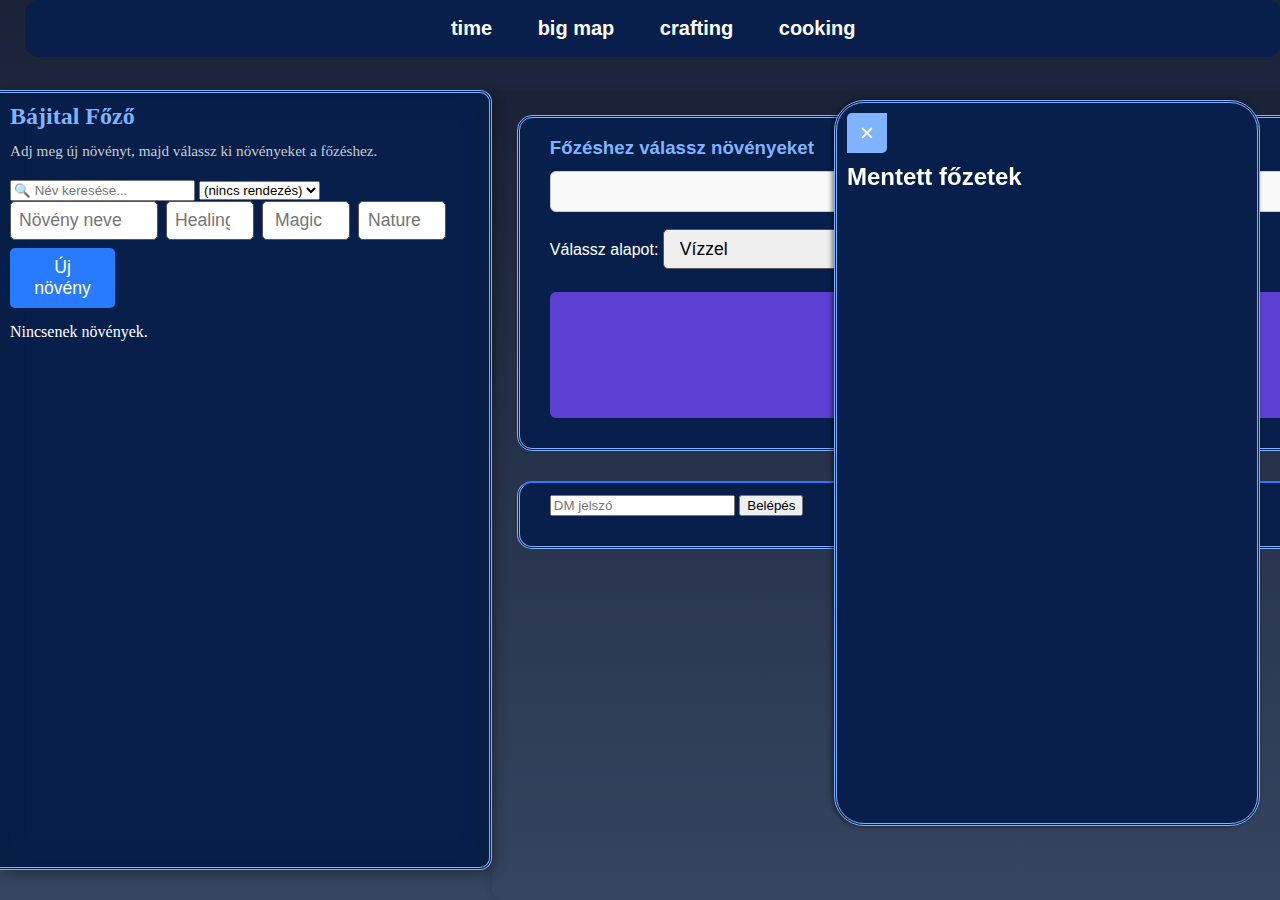
<file: browing.html>
<!DOCTYPE html>
<html lang="hu">
<head>
  <meta charset="UTF-8" />
  <title>Bájital Főző Rendszer + DM Menü</title>
  <link href="https://fonts.googleapis.com/css2?family=Caveat&display=swap" rel="stylesheet" />
  <style>
    body {

      font-family: Arial, sans-serif;
      margin: 0;
      background:linear-gradient(to bottom, #1a2238, #364560);;
      display: flex;
      height: 100vh;
      overflow: hidden;
    }

    nav{
        left:25px;
      text-align: center;
  position: fixed;
  top: 0;
  width: 98%;
  background-color:#071f4a;
  padding: 1px;
  border-radius: 14px;
  
}

nav ul {
  list-style: none;
  padding-left: 0;
}
nav ul li {
  margin: 0.5rem 0;
  display: inline;
  padding: 20px;
  font-weight: 900;
  font-size:20px;
}

nav ul li a {
  color: white;
  text-decoration: none;
  font-weight: bold;
}
nav ul li a:hover {
  text-decoration: underline;
}

    #sidebar {
      background: #071f4a; /* Pergamen szín */
      border-left: none; /* Ne legyen bal oldali keret */
      border-top: 3px double #80b3ff;
      border-bottom: 3px double #80b3ff;
      border-right: 3px double #80b3ff;
      border-radius: 0 12px 12px 0;
      box-shadow: inset 0 0 30px rgba(0, 0, 0, 0.1),
                  4px 4px 12px rgba(0, 0, 0, 0.3);
      padding: 10px;
      width: 550px;
      margin: 90px 0 30px 0; /* teljesen balra tapad */
      font-family: 'Georgia', serif;
      color: white;
      position: relative;
    }
    #sidebar h2 {
      margin-top: 0;
      margin-bottom: 12px;
      font-weight: 700;
      color: #80b3ff;
      user-select: none;
    }
    #sidebar p {
      margin-top: 0;
      margin-bottom: 20px;
      font-size: 0.95em;
      color: #ccc;
    }
    #main {
      margin-top: 90px;
      flex-grow: 1;
      padding: 25px;
      background: linear-gradient(to bottom, #1a2238, #364560);;
      box-sizing: border-box;
      border-radius: 0 0 0 12px;
      box-shadow: -3px 0 7px rgba(0,0,0,0.1);
      display: flex;
      flex-direction: column;
      gap: 30px;
      overflow-y: auto;
    }

    /* Form a növény hozzáadáshoz */
    form {
      display: flex;
      gap: 8px;
      align-items: center;
      margin-bottom: 15px;
      flex-wrap: wrap;
    }
    form input[type="text"] {
      flex: 2 1 0;
      max-width: 130px;
      padding: 8px;
      font-size: 1.1em;
      border: 1.5px solid #555;
      border-radius: 5px;
    }
    form input[type="number"] {
      flex: 1 1 60px;
      max-width: 70px;
      padding: 8px;
      font-size: 1.1em;
      border: 1.5px solid #555;
      border-radius: 5px;
      text-align: center;
    }
    form button {
      max-width: 105px;
      padding: 9px 18px;
      font-size: 1.1em;
      border-radius: 5px;
      background-color: #287bff;
      color: white;
      border: none;
      cursor: pointer;
      transition: background-color 0.3s;
      flex-shrink: 0;
    }
    form button:hover {
      background-color: #1a5fd1;
    }

    /* Növény lista */
    #plantsList {
      flex-grow: 1;
      overflow-y: auto;
    }
    .plant-item {
      background: #5D3FD3;
      padding: 10px 12px;
      margin-bottom: 10px;
      border-radius: 6px;
      display: flex;
      gap: 12px;
      align-items: center;
      font-size: 1em;
      flex-wrap: wrap;
      color: white;
      box-shadow: 0 2px 5px rgba(0,0,0,0.3);
      user-select: none;
    }

    .plant-details.hidden{
        display: none;
    }

    .plant-name {
      flex: 2;
      font-weight: 600;
      min-width: 130px;
      word-break: break-word;
    }
    .plant-value {
      flex: 1;
      text-align: center;
      font-family: monospace;
      min-width: 55px;
    }
    .edit-btn {
      background: #ffa500;
      border: none;
      padding: 6px 12px;
      border-radius: 5px;
      cursor: pointer;
      color: white;
      font-weight: bold;
      transition: background-color 0.3s;
      flex-shrink: 0;
      user-select: none;
    }
    .edit-btn:hover {
      background: #cc8400;
    }
    .save-btn {
      background: #28a745;
      border: none;
      padding: 6px 12px;
      border-radius: 5px;
      cursor: pointer;
      color: white;
      font-weight: bold;
      transition: background-color 0.3s;
      margin-left: 8px;
      flex-shrink: 0;
      user-select: none;
    }
    .save-btn:hover {
      background: #1e7e34;
    }
    .plant-edit input[type="text"],
    .plant-edit input[type="number"] {
      font-size: 1em;
      padding: 4px 6px;
      border: 1px solid #ccc;
      border-radius: 4px;
      text-align: center;
      min-width: 60px;
    }
    .plant-edit input[type="text"] {
      text-align: left;
      min-width: 120px;
      flex-grow: 2;
    }

    /* Gyártási rész */
    #craftSection {
      background-color:#071f4a;
      border: 3px double #80b3ff;
      border-radius: 15px;
      width: 800px;
      padding: 30px;
      padding-top: 0;
      color:white;
    }
    #craftSection h3 {
      margin-bottom: 12px;
      color: #80b3ff;
      user-select: none;
    }
    #plantSelectList {
      text-align: center;
      max-height: 300px;
      overflow-y: auto;
      border: 1px solid #ccc;
      padding: 8px;
      border-radius: 6px;
      background: #f9f9f9;
      margin-bottom: 12px;
      color:black;
      font-size: 20px;
      font-weight: 700;

    }

    #plantSelectList input[type="number"]{
      width: 60px;
      text-align: center;
      font-size: 20px;
      font-weight: 700;
      padding:5px;
    }


    #plantSelectList label {
      display: flex;
      text-align: center;
      justify-content: space-between;
      padding: 6px 10px;
      margin-top: auto;
      margin-bottom: auto;
      background: white;
      border-radius: 4px;
      cursor: pointer;
      border: 1px solid transparent;
      transition: border-color 0.2s;
      user-select: none;
    }
    #plantSelectList label:hover {
      border-color: #287bff;
    }
    #plantSelectList input[type="checkbox"] {
      margin-right: 10px;
      transform: scale(1.3);
      cursor: pointer;
    }
    #baseSelect {
      margin-bottom: 15px;
      font-size: 1.1em;
      padding: 8px 12px;
      border-radius: 5px;
      border: 1.5px solid #555;
      width: 220px;
      user-select: none;
    }
    #craftBtn {
      padding: 12px 26px;
      font-size: 1.3em;
      border-radius: 6px;
      background-color: #287bff;
      color: white;
      border: none;
      cursor: pointer;
      transition: background-color 0.3s;
      margin-bottom: 20px;
      user-select: none;
    }
    #craftBtn:hover {
      background-color: #1a5fd1;
    }
    #craftResult {
      background:#5D3FD3;
      padding: 15px 18px;
      border-radius: 6px;
      font-size: 1.3em;
      color: white;
      min-height: 70px;
      white-space: pre-wrap;
      user-select: text;
    }

    /* DM szerkesztő rész */
    #dmMenu {
      background-color:#071f4a;
      border: 3px double #80b3ff;
      border-radius: 15px;
      width: 800px;
      padding: 30px;
      border-top: 2px solid #287bff;
      padding-top: 12px;
      color: white;
    }
    #dmMenu h3 {
      margin-bottom: 12px;
      color: #287bff;
      user-select: none;
    }
    #dmPlantsList {
      max-height: 250px;
      overflow-y: auto;
      border: 1px solid #ccc;
      padding: 8px;
      border-radius: 6px;
      background: #f9f9f9;
      color:black;
    }
    .dm-plant {
      display: flex;
      gap: 12px;
      align-items: center;
      padding: 8px 10px;
      margin-bottom: 8px;
      background: white;
      border-radius: 5px;
      user-select: none;
      flex-wrap: wrap;
    }
        .dm-plant-name {
      flex: 2 1 130px;
      font-weight: 600;
      user-select: text;
      word-break: break-word;
    }
    .dm-plant-input {
      flex: 1 1 70px;
      min-width: 60px;
      padding: 5px 6px;
      font-size: 1em;
      border: 1px solid #888;
      border-radius: 4px;
      text-align: center;
      user-select: text;
    }

    .potion-item {
      background: #5D3FD3;
      border: none;
      border-radius: 8px;
      padding: 12px;
      margin-bottom: 10px;
      box-shadow: 2px 2px 6px rgba(0, 0, 0, 0.2);
      font-family: 'Georgia', serif;
      font-size: 16px;
      transition: all 0.2s ease-in-out;
    }

    .potion-item:hover {
      transform: scale(1.01);
      box-shadow: 4px 4px 10px rgba(0, 0, 0, 0.25);
    }

    .potion-name {
      font-weight: bold;
      cursor: pointer;
      color: black;
    }

    .potion-actions {
      display: flex;
      gap: 10px;
      margin-top: 8px;
      justify-content: flex-start;
    }

    .potion-actions button {
      background-color: #80b3ff;
      color:white;
      padding: 4px 8px;
      border: none;
      border-radius: 4px;
      font-family: 'Georgia', serif;
      cursor: pointer;
      transition: background 0.2s;
    }

    .potion-actions button:hover {
      background-color: #ddd;
    }

    .potion-actions button:disabled {
      opacity: 0.4;
      cursor: not-allowed;
    }


  </style>
</head>
<body>

<nav id="nav">
  <ul>
    <li><a href="clock.html">time</a>
    <li><a href="nagy térkép.html">big map</a>
    <li><a href="carft\index.html">crafting</a>
    <li><a href="cooking.html">cooking</a>

  </ul>
</nav>


  <div id="sidebar">
    <h2>Bájital Főző</h2>
    <p>Adj meg új növényt, majd válassz ki növényeket a főzéshez.</p>

    <div id="plantFilterPanel" class="sidebar-filter">
      <input type="text" id="plantNameSearch" placeholder="🔍 Név keresése..." />

      <select id="sortPlants">
        <option value="">(nincs rendezés)</option>
        <option value="healing-asc">Gyógy ⬆️</option>
        <option value="healing-desc">Gyógy ⬇️</option>
        <option value="magic-asc">Mágia ⬆️</option>
        <option value="magic-desc">Mágia ⬇️</option>
        <option value="nature-asc">Természet ⬆️</option>
        <option value="nature-desc">Természet ⬇️</option>
        <option value="stock-asc">Készlet ⬆️</option>
        <option value="stock-desc">Készlet ⬇️</option>
      </select>
    </div>

    <form id="plantForm">
      <input type="text" id="plantName" placeholder="Növény neve" required />
      <input type="number" id="healing" placeholder="Healing" min="0" max="100" required />
      <input type="number" id="magic" placeholder="Magic" min="0" max="100" required />
      <input type="number" id="nature" placeholder="Nature" min="0" max="100" required />
      <button type="submit">Új növény</button>
    </form>

    <div id="plantsList" aria-live="polite"></div>
  </div>


  <div id="potionSidebar" style="
    position: fixed;
    border-radius:30px;
    top: 100px;
    right: 20px;
    width: 400px;
    height: 700px;
    background-color:#071f4a;
    border: 3px double #80b3ff;
    color: white;
    padding: 10px;
    box-shadow: -2px 0 5px rgba(0,0,0,0.5);
    transform: translateX(0);
    transition: transform 0.3s ease;
    z-index: 1000;
    overflow-y: auto;
    font-family: Arial, sans-serif;
    display: flex;
    flex-direction: column;
  ">

    <button id="toggleSidebarBtn" style="
      background: #80b3ff;
      border: none;
      color: white;
      font-size: 24px;
      width: 40px;
      height: 40px;
      cursor: pointer;
      align-self: flex-start;
      margin-bottom: 10px;
      border-radius: 5px 0 5px 0;
    ">×</button>

    <h2 style="margin: 0 0 10px 0;">Mentett főzetek</h2>

    <ul id="potionSavedList" style="list-style:none; padding:0; margin:0; flex-grow:1; overflow-y:auto;">
      <!-- Mentett főzetek listája -->
    </ul>
  </div>


  <main id="main">
    <section id="craftSection">
      <h3>Főzéshez válassz növényeket</h3>
      <div id="plantSelectList" aria-label="Növény kiválasztása"><input type="number" id="number" placeholder="menyiség" min="0" max="5" required /></div>



      <label for="baseSelect">Válassz alapot:</label>
      <select id="baseSelect" aria-label="Alapválasztás">
        <option value="víz">Vízzel</option>
        <option value="alkohol">Alkohollal</option>
        <option value="méz">Mézzel</option>
      </select>

      <button id="craftBtn">Főzés</button>
        <div id="craftResult" aria-live="polite">
          <span id="craftResultText"></span>
          <button id="savePotionBtn" style="
            margin-top: 10px;
            padding: 6px 12px;
            background: #28a745;
            color: white;
            border: none;
            cursor: pointer;
            border-radius: 4px;
            display: none;
          ">💾 Mentés a gyorscraftba</button>
        </div>
      </div>
    </section>

    <section id="dmMenu">
      <div id="dmLogin">
        <input type="password" id="dmPasswordInput" placeholder="DM jelszó">
        <button id="dmLoginBtn">Belépés</button>
      </div>

      <!-- DM panel -->
      <div id="dmPanel" style="display:none;">
        <h3>DM Menü – Növényértékek szerkesztése</h3>
        <p>Itt a DM felülírhatja a játékosok által megadott növényértékeket.</p>
        <div id="dmPlantsList" aria-live="polite"></div>
      </div>
  </section>  
  </main>

  <script>


    const plantForm = document.getElementById('plantForm');
    const plantListDiv = document.getElementById('plantsList');
    const plantSelectListDiv = document.getElementById('plantSelectList');
    const craftBtn = document.getElementById('craftBtn');
    const craftResult = document.getElementById('craftResultText');
    const baseSelect = document.getElementById('baseSelect');
    lastCraftedPotion = {name: null, type: null};
    const dmPlantsList = document.getElementById('dmPlantsList');
    const selectedPlants = {};
    const savedPlants = localStorage.getItem('plants');
    const plants = savedPlants ? JSON.parse(savedPlants) : [];

    const savedPotionData = localStorage.getItem('savedPotions');
    const savedPotions = savedPotionData ? JSON.parse(savedPotionData) : [];

    const savedDmValues = localStorage.getItem('dmValues');
    const dmValues = savedDmValues ? JSON.parse(savedDmValues) : {};


    // Új növény hozzáadása
    plantForm.addEventListener('submit', e => {
      e.preventDefault();

      const name = plantForm.plantName.value.trim();
      const healing = Number(plantForm.healing.value);
      const magic = Number(plantForm.magic.value);
      const nature = Number(plantForm.nature.value);

      if(!name) return alert('Adj meg egy növénynevet!');

      // Ellenőrizzük, hogy van-e már ilyen növény
      if(plants.some(p => p.name.toLowerCase() === name.toLowerCase())) {
        alert('Ez a növény már szerepel a listában!');
        return;
      }

      const newPlant = { name, healing, magic, nature , stock: Math.floor((Math.random()*5)+1)};
      plants.push(newPlant);
      plantForm.reset();

      updatePlantsDisplay();
      updatePlantSelectList();
      updateDmMenu();
    });

    function savePlants() {
    localStorage.setItem('plants', JSON.stringify(plants));
    }


function updatePlantsDisplay() {
  
  plantListDiv.innerHTML = '';
  if (plants.length === 0) {
    plantListDiv.textContent = 'Nincsenek növények.';
    return;
  }

  const nameSearch = document.getElementById('plantNameSearch')?.value.toLowerCase() || '';
  const sortValue = document.getElementById('sortPlants')?.value || '';

  // Szűrés név alapján
  let filtered = plants.filter(p =>
    p.name.toLowerCase().includes(nameSearch)
  );

  // Rendezzük, ha van kiválasztott mód
  if (sortValue) {
    const [key, direction] = sortValue.split('-');
    filtered.sort((a, b) => {
      return direction === 'asc' ? a[key] - b[key] : b[key] - a[key];
    });
  }

  filtered.forEach((p, i) => {
    const div = document.createElement('div');
    div.classList.add('plant-item');

    // Összefoglaló sáv
    const summary = document.createElement('div');
    summary.classList.add('plant-summary');
    summary.innerHTML = `
      <span><strong>${p.name}</strong> – <em>Készlet: ${p.stock}</em></span>
      <button class="edit-btn">✏️</button>
      <button class="delete-btn">🗑️</button>
    `;

    const details = document.createElement('div');
    details.classList.add('plant-details', 'hidden');
    details.innerHTML = `
      <div>Gyógy: ${p.healing}, Mágia: ${p.magic}, Természet: ${p.nature}</div>
      <label>Mennyiség: <input type="number" class="qty-input" id="qty${i}" min="1" value="1"></label>
      <button class="add-btn" data-index="${i}">➕ Hozzáad</button>
    `;

    summary.addEventListener('click', (e) => {
      if (!e.target.classList.contains('edit-btn') && !e.target.classList.contains('delete-btn')) {
        details.classList.toggle('hidden');
      }

    });

    div.appendChild(summary);
    div.appendChild(details);
    plantListDiv.appendChild(div);

    // Edit gomb
    const editBtn = summary.querySelector('.edit-btn');
    editBtn.addEventListener('click', () => {
      div.innerHTML = `
        <input type="text" class="plant-edit-name" value="${p.name}" />
        <input type="number" class="plant-edit-val" data-type="healing" value="${p.healing}" min="0" max="100" />
        <input type="number" class="plant-edit-val" data-type="magic" value="${p.magic}" min="0" max="100" />
        <input type="number" class="plant-edit-val" data-type="nature" value="${p.nature}" min="0" max="100" />
        <input type="number" class="plant-edit-val" data-type="stock" value="${p.stock}" min="0" />
        <button class="save-btn">Mentés</button>
      `;

      const saveBtn = div.querySelector('.save-btn');
      saveBtn.addEventListener('click', () => {
        const newName = div.querySelector('.plant-edit-name').value.trim();
        const newHealing = Number(div.querySelector('[data-type="healing"]').value);
        const newMagic = Number(div.querySelector('[data-type="magic"]').value);
        const newNature = Number(div.querySelector('[data-type="nature"]').value);
        const newStock = Number(div.querySelector('[data-type="stock"]').value);

        if (!newName) return alert('A név nem lehet üres.');
        if (plants.some((plant, idx) => idx !== i && plant.name.toLowerCase() === newName.toLowerCase())) {
          alert('Ez a növény már létezik!');
          return;
        }

        plants[i] = { name: newName, healing: newHealing, magic: newMagic, nature: newNature, stock: newStock };
        updatePlantsDisplay();
        updatePlantSelectList();
        updateDmMenu();
      });
    });

    // Törlés gomb
    const deleteBtn = summary.querySelector('.delete-btn');
    deleteBtn.addEventListener('click', () => {
      plants.splice(i, 1);
      updatePlantsDisplay();
      updatePlantSelectList();
      updateDmMenu();
    });
  });

  savePlants();
}










document.getElementById('plantNameSearch').addEventListener('input', updatePlantsDisplay);
document.getElementById('sortPlants').addEventListener('change', updatePlantsDisplay);




    document.addEventListener('click', function (e) {
      if (e.target.classList.contains('add-btn')) {
        const i = e.target.dataset.index;
        const qtyInput = document.getElementById(`qty${i}`);
        const qty = parseInt(qtyInput.value) || 1;
        const plantName = plants[i].name;

        if (selectedPlants[plantName]) {
          selectedPlants[plantName] += qty;
        } else {
          selectedPlants[plantName] = qty;
        }

        updatePlantSelectList();
      }
    });



    // Frissíti a növényválasztó checkbox listát a főzéshez
    function updatePlantSelectList() {
      plantSelectListDiv.innerHTML = '';

      const entries = Object.entries(selectedPlants);

      if (entries.length === 0) {
        plantSelectListDiv.textContent = 'Nincs kijelölt növény.';
        return;
      }

      entries.forEach(([name, qty]) => {
        const wrapper = document.createElement('div');
        wrapper.classList.add('selected-plant-item');

        const label = document.createElement('span');
        label.textContent = `${name}: ${qty} db`;

        const minusBtn = document.createElement('button');
        minusBtn.textContent = '➖';
        minusBtn.classList.add('remove-btn');
        minusBtn.addEventListener('click', () => {
          if (selectedPlants[name] > 1) {
            selectedPlants[name]--;
          } else {
            delete selectedPlants[name];
          }
          updatePlantSelectList();
        });

        wrapper.appendChild(label);
        wrapper.appendChild(minusBtn);
        plantSelectListDiv.appendChild(wrapper);
      });
    }




    // Frissíti a DM menüt, ahol szerkeszthetők az értékek
    function updateDmMenu() {
      dmPlantsList.innerHTML = '';
      if(plants.length === 0) {
        dmPlantsList.textContent = 'Nincsenek növények a szerkesztéshez.';
        return;
      }

      plants.forEach((p, i) => {
        const dmPlant = document.createElement('div');
        dmPlant.classList.add('dm-plant');

        // Ha van DM érték, használjuk, különben játékos érték
        const dmVal = dmValues[p.name] || { healing: p.healing, magic: p.magic, nature: p.nature };

        dmPlant.innerHTML = `
          <div class="dm-plant-name">${p.name}</div>
          <input type="number" min="0" max="100" class="dm-plant-input" data-type="healing" data-name="${p.name}" value="${dmVal.healing}" aria-label="Healing érték ${p.name} növényhez" />
          <input type="number" min="0" max="100" class="dm-plant-input" data-type="magic" data-name="${p.name}" value="${dmVal.magic}" aria-label="Magic érték ${p.name} növényhez" />
          <input type="number" min="0" max="100" class="dm-plant-input" data-type="nature" data-name="${p.name}" value="${dmVal.nature}" aria-label="Nature érték ${p.name} növényhez" />
        `;

        dmPlantsList.appendChild(dmPlant);
      });

      // Eseménykezelő minden inputhoz, frissíti a dmValues objektumot
      const dmInputs = dmPlantsList.querySelectorAll('.dm-plant-input');
      dmInputs.forEach(input => {
        input.oninput = () => {
          const plantName = input.dataset.name;
          const type = input.dataset.type;
          let val = parseInt(input.value);
          if (isNaN(val) || val < 0) val = 0;
          if (val > 100) val = 100;
          input.value = val; // korlátozás miatt

          if(!dmValues[plantName]) dmValues[plantName] = { healing: 0, magic: 0, nature: 0 };
          dmValues[plantName][type] = val;
        };
      });

      saveDmValues();
    }







    
    // Főzés logika
craftBtn.addEventListener('click', () => {
  saveCount = 0;
  const selected = Object.entries(selectedPlants).map(([name, qty]) => ({ name, qty }));

  // Ellenőrizzük, hogy van-e elég készlet
  for (let item of selected) {
    const plant = plants.find(p => p.name === item.name);
    if (!plant) {
      alert(`Hiba: ${item.name} nem található a növények között.`);
      return;
    }
    if (item.qty > plant.stock) {
      alert(`Nincs elég ${plant.name} a készletben! (${plant.stock} van, de ${item.qty} kellene)`);
      return;
    }
  }

  // Ellenőrizzük, hogy legalább 3 növényt választottunk-e
  const totalQty = selected.reduce((sum, item) => sum + item.qty, 0);
  if (totalQty < 3) {
    alert('Válassz ki legalább 3 növényt a főzéshez!');
    return;
  }

  // 🔍 Ellenőrzés: készült-e már ilyen kombináció?
  const sortedIngredients = selected
    .map(item => ({ name: item.name, qty: item.qty }))
    .sort((a, b) => a.name.localeCompare(b.name));
  
  const matchingPotion = savedPotions.find(potion => {
    if (!Array.isArray(potion.ingredients)) return false;
    if (potion.ingredients.length !== sortedIngredients.length) return false;

    const sortedSaved = potion.ingredients
      .map(i => ({ name: i.name, qty: i.qty }))
      .sort((a, b) => a.name.localeCompare(b.name));

    return sortedSaved.every((ing, idx) =>
      ing.name === sortedIngredients[idx].name &&
      ing.qty === sortedIngredients[idx].qty
    );
  });

  if (matchingPotion) {
    // Ha már létezett, csak ugyanazt lehet újra craftolni
    for (let item of selected) {
      const plant = plants.find(p => p.name === item.name);
      plant.stock -= item.qty;
    }

    updatePlantsDisplay();
    savePlants();

    craftResult.textContent = `Készült bájital: ${matchingPotion.name} (újrafőzve)`;
    lastCraftedPotion = matchingPotion;

    document.getElementById('savePotionBtn').style.display = 'inline-block';
    return;
  }

  // Hatások számítása
  let totalHealing = 0;
  let totalMagic = 0;
  let totalNature = 0;

  for (let item of selected) {
    console.log("új")



    const plant = plants.find(p => p.name === item.name);
    const values = dmValues[plant.name] || plant;

    const randHeal = values.healing * (0.8 + Math.random() * 0.4);
    const randMagic = values.magic * (0.8 + Math.random() * 0.4);
    const randNature = values.nature * (0.8 + Math.random() * 0.4);

    plant.stock -= item.qty;
    totalHealing += randHeal * item.qty;
    totalMagic += randMagic * item.qty;
    totalNature += randNature * item.qty;

  }

  updatePlantsDisplay();
  savePlants();

  // Alap módosító
  const base = baseSelect.value;
  const baseModifier = base === 'víz' ? 1 : base === 'alkohol' ? 1.5 : 1.2;

  // Végeredmény
  const healingResult = Math.round(totalHealing * baseModifier);
  const magicResult = Math.round(totalMagic * baseModifier);
  const natureResult = Math.round(totalNature * baseModifier);

      // ---- adathalmazok ----


      const whimsyPotions = [
        "Laughing Elixir",
        "Rainbow Mist Draught",
        "Featherlight Tonic",
        "Giggling Serum",
        "Chameleon Brew",
        "Bouncing Bubbles Potion",
        "Glow-in-the-Dark Tincture",
        "Talking Animal Elixir",
        "Fog of Dreams Mixture",
        "Confetti Storm Vial",
        "Polymorph Puff",
        "Upside-Down Potion",
        "Inverted Colors Elixir",
        "Floating Shoes Tonic",
        "Spontaneous Song Brew",
        "Reverse Speak Syrup",
        "Slippery Soap Draft",
        "Magical Whoopee Tonic",
        "Random Accent Potion",
        "Sneezing Powder Vial",
        "Sudden Doodle Elixir",
        "Balloon Voice Potion",
        "Phantom Friend Tonic",
        "Dancing Shadow Brew",
        "Invisible Hat Potion",
        "Echo Tonic",
        "Curse of Tickles Draft",
        "Silent Noise Vial",
        "Reverse Gravity Tincture",
        "Chicken Cluck Elixir",
        "Illusory Mustache Potion",
        "Paint-Sneeze Tonic",
        "Jelly Legs Brew",
        "Strobe Sparkle Mixture",
        "Flickering Glow Vial",
        "Popcorn Dust Elixir",
        "Wobble Walk Potion",
        "Daydream Mist Draft",
        "Lollipop Breath Brew",
        "Sound Swap Potion",
        "Cartoon Logic Tonic",
        "Invisible Socks Vial",
        "Magnetic Hug Elixir",
        "Bubble Beard Draft",
        "Snail Speed Potion",
        "Fuzzy Thoughts Tonic",
        "Mimicry Mist Vial",
        "Burp of Fire Elixir",
        "Marshmallow Cloud Brew",
        "Silly Walk Serum",
        "Involuntary Tapdance Potion",
        "Confused Compass Draft",
        "Yodeling Yawn Elixir",
        "Sticky Hands Brew",
        "Banana Peel Tonic",
        "Infinite Echo Mist",
        "Backwards Blink Potion",
        "Marble Mouth Mixture",
        "Jester’s Giggle Juice",
        "Phantom Itch Elixir",
        "Ceiling Walker Brew",
        "Random Door Generator",
        "Talking Backpack Potion",
        "Shimmering Soap Draft",
        "Whistle Wind Tonic",
        "Loony Lullaby Vial",
        "Sprouting Hair Elixir",
        "Color Pulse Potion",
        "Toonify Serum",
        "Drifting Balloon Mist",
        "Slime Squirt Brew",
        "Repeating Laugh Draft",
        "Tiny Voice Tonic",
        "Goose Honk Elixir",
        "Mood Ring Mist",
        "Jumpstart Jelly Potion",
        "Scribble Skin Serum",
        "Parrot Repeat Brew",
        "Eyes on Back Vial",
        "Magical Yawn Elixir",
        "Gnome's Chuckle Draft",
        "Rubber Skin Potion",
        "Flat Flavor Tonic",
        "Exploding Cupcake Brew",
        "Smoky Giggle Elixir",
        "Dizzy Dance Draft",
        "Wacky Wig Vial",
        "Fluff Cloud Mist",
        "Tickleproof Potion",
        "Echoing Footsteps Brew",
        "Popcorn Breath Serum",
        "Stretchy Smile Elixir",
        "Surprise Sneeze Mist",
        "Reverse Eyesight Potion",
        "Musical Steps Draft",
        "Loud Silence Vial",
        "Zebra Stripes Elixir",
        "Doodle Explosion Potion",
        "Inflatable Legs Tonic",
        "No Reflection Brew",
        "Jelly Bounce Mist",
        "Forked Tongue Elixir"
      ];

      const utilityPotions = [
        "Night Vision Elixir",
        "Water Breathing Brew",
        "Climbing Grip Potion",
        "Feather Fall Serum",
        "Comprehend Languages Tonic",
        "Endless Canteen Draught",
        "Unseen Servant Mixture",
        "Light in a Bottle",
        "Silent Step Elixir",
        "Muffle Sound Brew",
        "Fire Resistance Draft",
        "Cold Resistance Tonic",
        "Speak with Animals Elixir",
        "Anti-Venom Serum",
        "Breath of Fresh Air Potion",
        "Frost-Free Mixture",
        "Endless Ink Vial",
        "Glow Essence",
        "Shadow Cloak Potion",
        "Sticky Fingers Elixir",
        "Slick Escape Brew",
        "Perfect Memory Tonic",
        "Iron Stomach Potion",
        "Deep Sleep Elixir",
        "Sudden Awake Brew",
        "Sustenance Draft",
        "Truth Tongue Potion",
        "Grease Remover Elixir",
        "Clean Skin Serum",
        "Flame Finder Brew",
        "Fog Cutter Mixture",
        "Keen Ears Tonic",
        "Wall Listen Potion",
        "Map Recall Serum",
        "Mind Sharpen Elixir",
        "Wind Whisper Draft",
        "Safe Step Brew",
        "Trap Spotter Tonic",
        "Weather Ward Potion",
        "Invisible Ink Revealer",
        "Time Reminder Elixir",
        "Saltwater Purifier Brew",
        "Fresh Food Preserver",
        "Insect Repellent Potion",
        "Shadow Marker Serum",
        "Magic Detection Elixir",
        "Slick Grip Tonic",
        "Rope Hardener Draft",
        "Torch Spark Brew",
        "Echo Locator Potion",
        "Lock Whisper Elixir",
        "Safe Fall Gel",
        "Stain Remover Draught",
        "Magic Mute Potion",
        "Rope Stiffener Elixir",
        "Unbreakable Thread Serum",
        "Dust Cleanse Draft",
        "No-Fog Lens Tonic",
        "Paper Hardener Brew",
        "Lightstep Elixir",
        "Slippery Oil Potion",
        "Rust Stopper Serum",
        "Shatterproof Flask Draft",
        "Ink Restorer Elixir",
        "Flickering Light Brew",
        "Windproof Cloak Mixture",
        "Weightless Pack Potion",
        "Knot Unbinder Serum",
        "Glow Dust Elixir",
        "Compass Sync Brew",
        "Ink Freeze Potion",
        "Scroll Saver Tonic",
        "Dry Feet Elixir",
        "Sticky Glue Serum",
        "Clothing Mender Potion",
        "No-Scent Brew",
        "Waterproofing Tonic",
        "Mirror Polish Elixir",
        "Silent Zipper Draft",
        "Insta-Dry Potion",
        "Feather Cleaner Elixir",
        "Fog Lantern Serum",
        "Pocket Warmer Potion",
        "Shiver Stop Draft",
        "Chill Touch Brew",
        "Lantern Dimmer Elixir",
        "Trap Trigger Serum",
        "Bark Whisper Potion",
        "Coin Magnet Elixir",
        "Echo Mute Brew",
        "Language Rehearser Potion",
        "Echo Storage Draft",
        "Soft Sole Elixir",
        "Quick Sort Serum",
        "Heat Saver Potion",
        "Bone Silencer Tonic",
        "Parchment Fixer Elixir",
        "Unseen Cloak Serum",
        "Reflected Path Brew",
        "Cloud Tracker Potion"
      ];

      const combatPotions = [
        "Strength Surge",
        "Berserker's Fury",
        "Iron Skin Elixir",
        "Eagle Eye Brew",
        "Battle Focus Tonic",
        "Quick Reflex Draught",
        "Poison Resistance Potion",
        "Fire Breath Serum",
        "Stone Fist Elixir",
        "Thunder Strike Brew",
        "Healing Burst",
        "Adrenaline Rush",
        "Shadow Step Potion",
        "Blade Dance Elixir",
        "Warrior's Endurance",
        "Invigorate Brew",
        "Magic Shield Tonic",
        "Frost Armor Draught",
        "Lightning Speed Potion",
        "Bloodlust Elixir",
        "Titan's Grip",
        "Poison Touch Serum",
        "Dragon's Roar Brew",
        "Flame Ward Potion",
        "Energy Spike Elixir",
        "Viper Strike Brew",
        "Guardian's Blessing",
        "Iron Will Tonic",
        "Rampage Potion",
        "Chilling Grasp Elixir",
        "War Cry Brew",
        "Fortitude Draught",
        "Venom Resist Potion",
        "Battle Cry Elixir",
        "Fireball Brew",
        "Quick Shot Tonic",
        "Stone Skin Draught",
        "Wind Slash Potion",
        "Blood Bond Elixir",
        "Blazing Speed Brew",
        "Defender's Guard",
        "Poison Cloud Potion",
        "Swift Kick Elixir",
        "Magic Resistance Tonic",
        "Critical Strike Brew",
        "Shield Bash Potion",
        "Berserk Charge Elixir",
        "Armor Pierce Brew",
        "Healing Wave Potion",
        "Steel Resolve Elixir",
        "Blinding Flash Brew",
        "Rampant Growth Potion",
        "Feral Strength Elixir",
        "Lightning Reflex Brew",
        "Firestorm Potion",
        "Stone Throw Elixir",
        "Toxic Spray Brew",
        "Wind Barrier Potion",
        "Battle Hardened Elixir",
        "Shadow Veil Brew",
        "Flame Lash Potion",
        "Mighty Roar Elixir",
        "Poison Fang Brew",
        "Ironclad Defense Potion",
        "Energy Burst Elixir",
        "Venom Spike Brew",
        "Warrior's Wrath Potion",
        "Thunderclap Elixir",
        "Frozen Touch Brew",
        "Swift Blade Potion",
        "Molten Core Elixir",
        "Frostbite Brew",
        "Lightning Strike Potion",
        "Blood Frenzy Elixir",
        "Stone Guard Brew",
        "Arcane Shield Potion",
        "Shadow Slash Elixir",
        "Flame Shield Brew",
        "Battle Focus Potion",
        "Poisoned Blade Elixir",
        "Iron Fist Brew",
        "Healing Mist Potion",
        "Thunder Rush Elixir",
        "Viper's Bite Brew",
        "Warrior's Spirit Potion",
        "Molten Fists Elixir",
        "Frost Guard Brew",
        "Blazing Arrow Potion",
        "Stone Wall Elixir",
        "Lightning Charge Brew",
        "Blood Pact Potion",
        "Shadow Step Elixir",
        "Fire Strike Brew",
        "Ironhide Potion",
        "Venomous Strike Elixir",
        "War Cry Brew",
        "Healing Surge Potion",
        "Thunder Blade Elixir",
        "Wind Fury Brew",
        "Stone Breaker Potion",
        "Frost Lance Elixir",
        "Flame Burst Brew",
        "Battle Roar Potion",
        "Poison Cloud Elixir",
        "Ironclad Brew"
      ];






      const potionStats = {
        whimsy: healingResult,
        utility: magicResult,
        combat: natureResult
      };




      const finalpotion = selectPlantForCraft(potionStats,whimsyPotions, utilityPotions, combatPotions )
      craftResult.textContent = `Készült bájital:${finalpotion.name}`;
      lastCraftedPotion = {
        name: finalpotion.name,
        type: finalpotion.type,
        ingredients: Object.entries(selectedPlants).map(([name, qty]) => ({
          name,
          qty
        }))
      };


      
      document.getElementById('savePotionBtn').style.display = 'inline-block';
    });



    function selectPlantForCraft(potionStats,whimsyPotions, utilityPotions, combatPotions ) {
             // Megkeressük a legnagyobb értéket
            const maxCount = Math.max(potionStats.whimsy, potionStats.utility, potionStats.combat);

            // Eldöntjük, hogy melyik típusból jön a random potion
            let selectedType;
            if (potionStats.whimsy === maxCount) {
              selectedType = 'whimsy';
            } else if (potionStats.utility === maxCount) {
              selectedType = 'utility';
            } else {
              selectedType = 'combat';
            }

            // Kiválasztunk véletlenszerűen egy bájitalt az adott típusból
            let chosenPotion;
            switch (selectedType) {
              case 'whimsy':
                chosenPotion = whimsyPotions[Math.floor(Math.random() * whimsyPotions.length)];
                break;
              case 'utility':
                chosenPotion = utilityPotions[Math.floor(Math.random() * utilityPotions.length)];
                break;
              case 'combat':
                chosenPotion = combatPotions[Math.floor(Math.random() * combatPotions.length)];
                break;
            }

            return { name: chosenPotion, type: selectedType };
    }

      function savePotion(potion) {
        const exists = savedPotions.find(p => p.name === potion.name && p.type === potion.type);
        if (!exists) {
          savedPotions.push({ ...potion, count: 1 });
          console.log(`Mentve: ${potion.name} (${potion.type})`);
        } else {
          console.log(`Már mentve van: ${potion.name}`);
        }
      }




    // --- side bar ---
  const potionSidebar = document.getElementById('potionSidebar');
  const toggleBtn = document.getElementById('toggleSidebarBtn');
  const potionSavedList = document.getElementById('potionSavedList');


function renderPotionList() {
  const listContainer = document.getElementById('potionSavedList');
  listContainer.innerHTML = '';

  savedPotions.forEach((potion, index) => {
    const container = document.createElement('div');
    container.className = 'potion-item';

    const nameDiv = document.createElement('div');
    nameDiv.className = 'potion-name';
    nameDiv.textContent = `${potion.name} (${potion.count} db)`;

    const actionsDiv = document.createElement('div');
    actionsDiv.className = 'potion-actions';
    actionsDiv.style.display = 'none';

    const useBtn = document.createElement('button');
    useBtn.textContent = 'Használ';
    useBtn.disabled = potion.count <= 0;
    useBtn.addEventListener('click', () => {
      if (potion.count > 0) {
        potion.count--;
        renderPotionList();
        
      }
    });

    const addBtn = document.createElement('button');
    addBtn.textContent = '+';
    addBtn.addEventListener('click', () => {
      // Ellenőrizzük, hogy van-e elég hozzávaló
      if (potion.ingredients) {
        for (const ing of potion.ingredients) {
          const plant = plants.find(p => p.name === ing.name);
          if (!plant || plant.stock < ing.qty) {
            alert(`Nincs elég ${ing.name} a készletben!`);
            return;
          }
        }

        // Levonás
        for (const ing of potion.ingredients) {
          const plant = plants.find(p => p.name === ing.name);
          plant.stock -= ing.qty;
        }
        updatePlantsDisplay();
        updateDmMenu?.(); // ha van ilyen függvény
      }

      potion.count++;
      renderPotionList();
      
    });

    const deleteBtn = document.createElement('button');
    deleteBtn.textContent = '🗑️';
    deleteBtn.disabled = potion.count > 0;
    deleteBtn.addEventListener('click', () => {
      if (potion.count === 0) {
        savedPotions.splice(index, 1);
        renderPotionList();
        
      }
    });

    actionsDiv.appendChild(useBtn);
    actionsDiv.appendChild(addBtn);
    actionsDiv.appendChild(deleteBtn);

    nameDiv.addEventListener('click', () => {
      actionsDiv.style.display = actionsDiv.style.display === 'none' ? 'flex' : 'none';
    });

    container.appendChild(nameDiv);
    container.appendChild(actionsDiv);
    listContainer.appendChild(container);
  });
  savePotions();
}



  let isOpen = true;

  toggleBtn.addEventListener('click', () => {
    if (isOpen) {
      potionSidebar.style.transform = 'translateX(380px)';
      toggleBtn.textContent = '☰'; // ikon a megnyitáshoz
    } else {
      potionSidebar.style.transform = 'translateX(0)';
      toggleBtn.textContent = '×'; // ikon a becsukáshoz
    }
    isOpen = !isOpen;
  });



let saveCount = 0;            // Aktuális főzet mentési számlálója
const maxSavesPerCraft = 3;   // Max. mentés engedélyezett

document.getElementById('savePotionBtn').addEventListener('click', () => {
  if (!lastCraftedPotion) {
    alert('Előbb készíts bájitalt!');
    return;
  }

  if (saveCount >= maxSavesPerCraft) {
    alert(`Ezt a főzetet már ${maxSavesPerCraft} alkalommal mentetted! Készíts új bájitalt.`);
    return;
  }

  const { name: craftedPotionName, type: craftedPotionType, ingredients } = lastCraftedPotion;

  const existing = savedPotions.find(p => p.name === craftedPotionName && p.type === craftedPotionType);
  if (existing) {
    existing.count = (existing.count || 1) + 1;
  } else {
    savedPotions.push({
      name: craftedPotionName,
      type: craftedPotionType,
      count: 1,
      ingredients: ingredients // 👈 EZ HIÁNYZOTT
    });
  }

  saveCount++;
  renderPotionList();
  
});




function findMatchingRecipe(selectedIngredients) {
  // Szabványosítjuk a formátumot, hogy összehasonlítható legyen
  const norm = (list) => list
    .slice()
    .sort((a, b) => a.name.localeCompare(b.name))
    .map(i => `${i.name}:${i.qty}`)
    .join('|');

  const selectedKey = norm(selectedIngredients);

  return potionRecipes.find(r => norm(r.ingredients) === selectedKey);
}

function savePlants() {
  localStorage.setItem('plants', JSON.stringify(plants));
}

function savePotions() {
  localStorage.setItem('savedPotions', JSON.stringify(savedPotions));
}

function saveDmValues() {
  localStorage.setItem('dmValues', JSON.stringify(dmValues));
}




const correctDmPassword = "dm1234"; // <- Ezt módosítsd igény szerint!

document.getElementById('dmLoginBtn').addEventListener('click', () => {
  const inputPassword = document.getElementById('dmPasswordInput').value;
  if (inputPassword === correctDmPassword) {
    document.getElementById('dmLogin').style.display = 'none';
    document.getElementById('dmPanel').style.display = 'block';
  } else {
    alert('Hibás jelszó!');
  }
});





// 

    // Inicializálás
    updatePlantsDisplay();
    updatePlantSelectList();
    renderPotionList();
    updateDmMenu();
  </script>
</body>
</html>
</file>
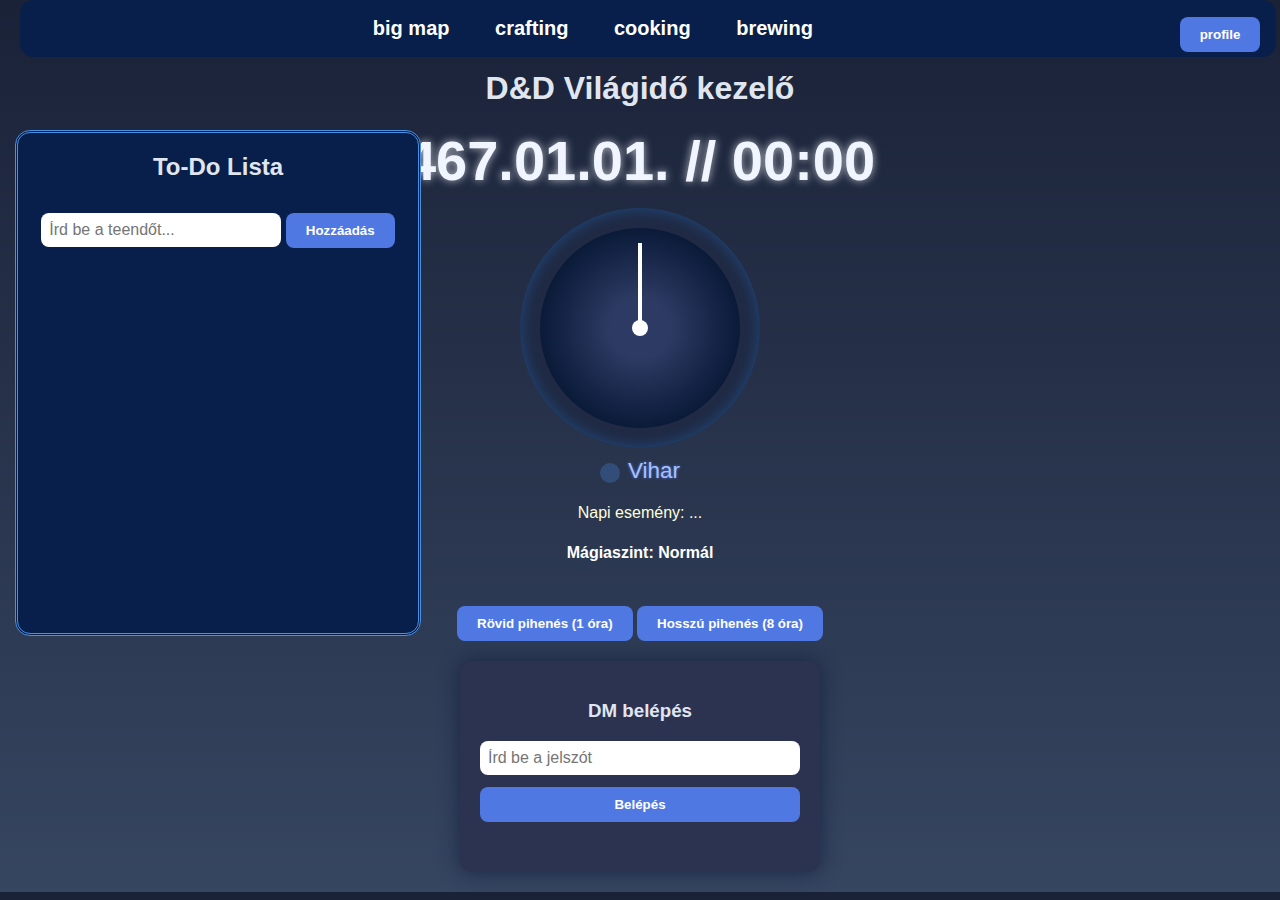
<file: clock.html>
<!DOCTYPE html>
<html lang="hu">
<head>
<meta charset="UTF-8" />
<meta name="viewport" content="width=device-width, initial-scale=1" />
  <link rel="stylesheet" href="style-clock.css">
<title>D&D Világidő kezelő</title>

</head>
<body>

<!-- nav bar --> 

<nav id="nav">
  <ul>
    <li><a href="nagy térkép.html">big map</a>
    <li><a href="carft\index.html">crafting</a>
    <li><a href="cooking.html">cooking</a>
    <li><a href="browing.html">brewing</a></li>
    <button class="dmprof" onclick="dmpoff()">profile</button>
  </ul>
</nav>

<h1>D&D Világidő kezelő</h1>

<!-- to do list --> 
<div class="to-do">
  <h2>To-Do Lista</h2>

  <input type="text" id="todoInput" placeholder="Írd be a teendőt..." />
  <button id="addBtn" onclick="addTodo()">Hozzáadás</button>

  <ul id="todoList"></ul>
</div>


<div id="worldTime">Betöltés...</div>
<canvas id="dayCycleCanvas" width="240" height="240" aria-label="Napszak és idő jelző"></canvas>
<div id="weatherDisplay">Betöltés...</div>
<div id="eventDisplay" style="margin-top: 10px; padding: 10px; color: rgb(255, 255, 221)">Napi esemény: ...</div>
<div id="magic-status" style="color: white;padding:12px;font-weight: bold;font-family: Arial,sans-serif;">Mágiaszint: <span id="magic-level-text">Normál</span></div>


<!-- Pihenés gombok -->
<div style="margin-top: 20px;">
  <button id="shortRestBtn" title="Rövid pihenés (1 óra)">Rövid pihenés (1 óra)</button>
  <button id="longRestBtn" title="Hosszú pihenés (8 óra)">Hosszú pihenés (8 óra)</button>
</div>

<!-- DM belépő -->
<div id="dmLoginSection" style="display: 'none';">
  <h3>DM belépés</h3>
  <input type="password" id="dmPasswordInput" placeholder="Írd be a jelszót" autocomplete="off" />
  <button id="dmLoginBtn">Belépés</button>
  <div id="dmLoginError"></div>
</div>

<!-- DM vezérlőpanel -->
<div id="dmPanel" aria-live="polite">
  <h3>DM vezérlőpanel</h3>

  <label for="timeSetInput">Világidő beállítása</label>
  <input type="datetime-local" id="timeSetInput" step="60" />

  <label for="timeSpeedInput">Idősebesség (1x alap, max 120x)</label>
  <input type="number" id="timeSpeedInput" min="0" max="120" step="0.1" value="1" />

  <label for="weatherSelect">Időjárás</label>
  <select id="weatherSelect">
    <option value="auto">Automatikus</option>
    <option value="clear">Tiszta</option>
    <option value="cloudy">Felhős</option>
    <option value="rain">Eső</option>
    <option value="storm">Vihar</option>
    <option value="snow">Hó</option>
  </select>

  <label for="magicSelect">Mágia állapota</label>
  <select id="magicSelect">
    <option value="auto">Automatikus</option>
    <option value="high">Erős</option>
    <option value="normal">Normál</option>
    <option value="low">Gyenge</option>
    <option value="null">Nincs</option>
  </select>

  <button id="logoutBtn" style="background:#b04a4a;">Kijelentkezés</button>
  <div id="dmFeedback" aria-live="assertive"></div>
</div>

<script>
  // --- Változók ---
  const worldTimeEl = document.getElementById('worldTime');
  const dayCycleCanvas = document.getElementById('dayCycleCanvas');
  const weatherDisplay = document.getElementById('weatherDisplay');

  const shortRestBtn = document.getElementById('shortRestBtn');
  const longRestBtn = document.getElementById('longRestBtn');

  const todoInput = document.getElementById('todoInput');
  const addBtn = document.getElementById('addBtn');
  const todoList = document.getElementById('todoList');
  // DM elemek
  const dmLoginSection = document.getElementById('dmLoginSection');
  const dmPasswordInput = document.getElementById('dmPasswordInput');
  const dmLoginBtn = document.getElementById('dmLoginBtn');
  const dmLoginError = document.getElementById('dmLoginError');

  const dmPanel = document.getElementById('dmPanel');
  const timeSetInput = document.getElementById('timeSetInput');
  const timeSpeedInput = document.getElementById('timeSpeedInput');
  const weatherSelect = document.getElementById('weatherSelect');
  const logoutBtn = document.getElementById('logoutBtn');
  const dmFeedback = document.getElementById('dmFeedback');

  // --- Állapot ---
  // Alap világidő: év 467, 1 Jan 00:00 UTC
  let worldTime = new Date(Date.UTC(467, 0, 1, 0, 0, 0));
  let timeSpeed = 1; // 1x idősebesség alap
  let lastUpdate = Date.now();

  // Időjárás állapot
  let weatherAuto = true;
  let currentWeather = 'clear';

  // DM jelszó (példa, később átállítható)
  const DM_PASSWORD = 'dm1234';

  // --- Segédfüggvények ---

  // Segédszín interpoláció
  function getColorInterpolation(varName1, varName2, t) {
    const color1 = getComputedStyle(document.documentElement).getPropertyValue(varName1).trim();
    const color2 = getComputedStyle(document.documentElement).getPropertyValue(varName2).trim();

    function hexToRgb(hex) {
      if (hex[0] === '#') hex = hex.slice(1);
      if (hex.length === 3) hex = hex.split('').map(c => c + c).join('');
      const bigint = parseInt(hex, 16);
      return {
        r: (bigint >> 16) & 255,
        g: (bigint >> 8) & 255,
        b: bigint & 255,
      };
    }

    const c1 = hexToRgb(color1);
    const c2 = hexToRgb(color2);

    const r = Math.round(c1.r + (c2.r - c1.r) * t);
    const g = Math.round(c1.g + (c2.g - c1.g) * t);
    const b = Math.round(c1.b + (c2.b - c1.b) * t);

    return `rgb(${r},${g},${b})`;
  }

  // Frissíti a világidő kijelzést (pl. "467. 01. 01. 00:00")
  function updateWorldTimeDisplay() {
    const y = worldTime.getUTCFullYear();
    const mo = (worldTime.getUTCMonth() + 1).toString().padStart(2, '0');
    const d = worldTime.getUTCDate().toString().padStart(2, '0');
    const h = worldTime.getUTCHours().toString().padStart(2, '0');
    const mi = worldTime.getUTCMinutes().toString().padStart(2, '0');
    worldTimeEl.textContent = `${y}.${mo}.${d}. // ${h}:${mi}`;
  }

  // Frissíti a napkört (canvas)
  function updateDayCycle() {
    const ctx = dayCycleCanvas.getContext('2d');
    const cx = dayCycleCanvas.width / 2;
    const cy = dayCycleCanvas.height / 2;
    const radius = 100;

    const hour = worldTime.getUTCHours() + worldTime.getUTCMinutes() / 60;

    let dayColor;
    if (hour >= 5 && hour < 7) dayColor = getColorInterpolation('--color-midnight', '--color-dawn', (hour - 5) / 2);
    else if (hour >= 7 && hour < 12) dayColor = getColorInterpolation('--color-dawn', '--color-morning', (hour - 7) / 5);
    else if (hour >= 12 && hour < 15) dayColor = getColorInterpolation('--color-morning', '--color-noon', (hour - 12) / 3);
    else if (hour >= 15 && hour < 18) dayColor = getColorInterpolation('--color-noon', '--color-afternoon', (hour - 15) / 3);
    else if (hour >= 18 && hour < 20) dayColor = getColorInterpolation('--color-afternoon', '--color-evening', (hour - 18) / 2);
    else if (hour >= 20 && hour < 24) dayColor = getColorInterpolation('--color-evening', '--color-night', (hour - 20) / 4);
    else dayColor = getColorInterpolation('--color-night', '--color-midnight', hour / 5);

    ctx.clearRect(0, 0, dayCycleCanvas.width, dayCycleCanvas.height);
    const gradient = ctx.createRadialGradient(cx, cy, radius * 0.3, cx, cy, radius);
    gradient.addColorStop(0, dayColor);
    gradient.addColorStop(1, '#0a1a38');

    ctx.fillStyle = gradient;
    ctx.beginPath();
    ctx.arc(cx, cy, radius, 0, Math.PI * 2);
    ctx.fill();

    // Óra mutató
    const angle = (hour / 24) * 2 * Math.PI - Math.PI / 2;
    ctx.strokeStyle = '#fff';
    ctx.lineWidth = 4;
    ctx.beginPath();
    ctx.moveTo(cx, cy);
    ctx.lineTo(cx + Math.cos(angle) * radius * 0.85, cy + Math.sin(angle) * radius * 0.85);
    ctx.stroke();

    // Középpont nap jelzés
    ctx.fillStyle = '#fff';
    ctx.beginPath();
    ctx.arc(cx, cy, 8, 0, 2 * Math.PI);
    ctx.fill();
  }

  // Időjárás meghatározása automata módban (napfény, óraszám, stb.)
  function seededRandom(seed) {
  const x = Math.sin(seed) * 10000;
  return x - Math.floor(x);
}

function determineAutoWeather() {
  const hour = worldTime.getUTCHours();
  const minute = worldTime.getUTCMinutes();

  // Kiszámolunk egy számot, pl nap és óra alapján
  // Így az időjárás stabil lesz minden órára
  const day = Math.floor(worldTime.getTime() / (1000 * 60 * 60 * 24)); // teljes napok száma
  const hourSeed = day * 24 + hour; // minden órának külön seedje van

  const rand = seededRandom(hourSeed);

  const dayFraction = (hour + minute / 60) / 24;

  if (dayFraction >= 0.25 && dayFraction < 0.75) {
    // Nappal - 80% tiszta, 15% felhős, 5% eső
    if (rand < 0.8) return 'clear';
    if (rand < 0.95) return 'cloudy';
    return 'rain';
  } else {
    // Éjszaka - 50% tiszta, 30% felhős, 20% vihar vagy hó
    if (rand < 0.5) return 'clear';
    if (rand < 0.8) return 'cloudy';
    if (rand < 0.9) return 'storm';
    return 'snow';
  }
}

  // Időjárás megjelenítése
  function updateWeatherDisplay() {
    if (weatherAuto) {
      currentWeather = determineAutoWeather();
      weatherSelect.value = 'auto';
    } else {
      currentWeather = weatherSelect.value;
    }

    let colorVar = '--weather-clear';
    let text = 'Tiszta idő';

    switch (currentWeather) {
      case 'clear': colorVar = '--weather-clear'; text = 'Tiszta idő'; break;
      case 'cloudy': colorVar = '--weather-cloudy'; text = 'Felhős'; break;
      case 'rain': colorVar = '--weather-rain'; text = 'Eső'; break;
      case 'storm': colorVar = '--weather-storm'; text = 'Vihar'; break;
      case 'snow': colorVar = '--weather-snow'; text = 'Havas'; break;
    }

    const c = getComputedStyle(document.documentElement).getPropertyValue(colorVar).trim();
    weatherDisplay.innerHTML = `<span style="display:inline-block;width:20px;height:20px;background:${c};border-radius:50%;margin-right:8px;vertical-align:middle;"></span>${text}`;
  }

  // Fő frissítő ciklus (animáció)
  function mainLoop() {
    const now = Date.now();
    const delta = (now - lastUpdate) / 1000; // másodperc
    lastUpdate = now;

    // Idő haladása
    const msToAdd = delta * 1000 * timeSpeed;
    worldTime = new Date(worldTime.getTime() + msToAdd);

    updateWorldTimeDisplay();
    updateDayCycle();
    updateWeatherDisplay();
    updateMagicState();
    checkForDailyEvent();
    setMagicLevel(determineAutoMagic(getCurrentHour(), getMoonPhase()));

    requestAnimationFrame(mainLoop);
  }

  // --- DM kezelő ---

  // Mentés DM beállításokba
    function saveDMSettings() {
      const settings = {
        magicLevel: magicLevel,
        magicAuto: magicAuto,
        timeSpeed: timeSpeed
      };
      localStorage.setItem('dmSettings', JSON.stringify(settings));
    }

    // Betöltés DM beállításokból
    function loadDMSettings() {
      const saved = localStorage.getItem('dmSettings');
      if (saved) {
        const settings = JSON.parse(saved);
        magicLevel = settings.magicLevel || 'normal';
        magicAuto = settings.magicAuto !== undefined ? settings.magicAuto : true;
        timeSpeed = settings.timeSpeed || 1;

        // Frissítsd a select-et és a timeSpeed inputot, ha van
        magicSelect.value = magicAuto ? 'auto' : magicLevel;
        timeSpeedInput.value = timeSpeed;
      }
    }


  function setDMPanelVisible(visible) {
    if (visible) {
      dmPanel.style.display = 'block';
      dmLoginSection.style.display = 'none';
      dmFeedback.textContent = '';
    } else {
      dmPanel.style.display = 'none';
      dmLoginSection.style.display = 'block';
      dmLoginError.textContent = '';
      dmPasswordInput.value = '';
    }
  }

  dmLoginBtn.addEventListener('click', () => {
    if (dmPasswordInput.value === DM_PASSWORD) {
      setDMPanelVisible(true);
    } else {
      dmLoginError.textContent = 'Hibás jelszó!';
    }
  });

  logoutBtn.addEventListener('click', () => {
    setDMPanelVisible(false);
  });

  // Idő beállítása DM panelen
  timeSetInput.addEventListener('change', () => {
    const val = timeSetInput.value;
    if (!val) return;
    // Alakítsuk át UTC időre
    const newTime = new Date(val);
    if (!isNaN(newTime.getTime())) {
      worldTime = new Date(newTime.getTime());
      dmFeedback.textContent = 'Világidő frissítve.';
    } else {
      dmFeedback.textContent = 'Érvénytelen dátum.';
    }
    saveDMSettings();
  });

  // Idősebesség beállítása
  timeSpeedInput.addEventListener('input', () => {
    let val = parseFloat(timeSpeedInput.value);
    if (isNaN(val) || val < 0) val = 1;
    if (val > 120) val = 120;
    timeSpeedInput.value = val;
    timeSpeed = val;
    dmFeedback.textContent = `Idősebesség: ${val.toFixed(1)}x`;
    saveDMSettings();
  });

  // Időjárás kiválasztás
  weatherSelect.addEventListener('change', () => {
    if (weatherSelect.value === 'auto') {
      weatherAuto = true;
      dmFeedback.textContent = 'Időjárás automatikus módra állítva.';
    } else {
      weatherAuto = false;
      currentWeather = weatherSelect.value;
      dmFeedback.textContent = `Időjárás manuálisan beállítva: ${weatherSelect.options[weatherSelect.selectedIndex].text}.`;
    }
    saveDMSettings();
  });

  // --- Pihenés gombok ---

  shortRestBtn.addEventListener('click', () => {
    worldTime = new Date(worldTime.getTime() + 60 * 60 * 1000);
    dmFeedback.textContent = 'Rövid pihenés (1 óra) megtörtént.';
  });

  longRestBtn.addEventListener('click', () => {
    worldTime = new Date(worldTime.getTime() + 8 * 60 * 60 * 1000);
    dmFeedback.textContent = 'Hosszú pihenés (8 óra) megtörtént.';
  });

    // --- Mentés a localStorage-be ---

  // Betöltéskor próbálja visszatölteni az időt
  const savedTime = localStorage.getItem('savedWorldTime');
  if (savedTime) {
    const parsed = Date.parse(savedTime);
    if (!isNaN(parsed)) {
      worldTime = new Date(parsed);
    }
  }

  // Oldal elhagyásakor menti az időt
  window.addEventListener('beforeunload', () => {
    localStorage.setItem('savedWorldTime', worldTime.toISOString());
  });

  // --- magic ---


      // Változók
  let magicAuto = true;
  let magicLevel = 'normal'; // 'high', 'normal', 'low', 'null'

  const magicSelect = document.getElementById('magicSelect');

  // Eseménykezelő a DM panelen belül
  magicSelect.addEventListener('change', () => {
    if (magicSelect.value === 'auto') {
      magicAuto = true;
      dmFeedback.textContent = 'A mágia szintje automatikus módra lett állítva.';
    } else {
      magicAuto = false;
      magicLevel = magicSelect.value;
      const labels = {
        high: 'Erős',
        normal: 'Normál',
        low: 'Gyenge',
        null: 'Nincs'
      };
      dmFeedback.textContent = `A mágia manuálisan beállítva: ${labels[magicLevel]}`;
    }
    updateMagicState();
    saveDMSettings();
  });





  function setMagicLevel(level) {
    magicLevel = level; // ahol a magicLevel a változó a mágiaszint tárolására
    updateMagicStatusDisplay(level);
    // egyéb logikák, pl. újrarajzolás stb.
  }

  let previousMagicLevel = null;


  // Automatikus mágia szint (például napszak vagy holdállás alapján)
  function determineAutoMagic(hour, moonPhase) {


   const weather = currentWeather
   let level = 2; // alap: normál

  if (hour >= 22 || hour < 4) {
    if (weather === "clear") level = 4;
    else if (weather === "rain" || weather === "cloudy") level = 3;
    else level = 2;
  } else if (hour >= 6 && hour < 18) {
    if (weather === "clear") level = 1;
    else if (weather === "storm") level = 2;
    else level = 2;
  } else {
    level = 3;
  }

  if (moonPhase === "full" && level < 4) {
    level += 1;
  } else if (moonPhase === "new" && level > 1) {
    level -= 1;
  }

  const levelsText = {
    1: "Gyenge",
    2: "Normál",
    3: "Közepes",
    4: "Erős"
  };

  return levelsText[level];
  saveDMSettings();
}

// Aktuális óra lekérése
function getCurrentHour() {
  return new Date().getHours();
}



// Egyszerű holdfázis számítás (0-29 nap a holdhónap)
function getMoonPhase() {
  const now = new Date();
  const synodicMonth = 29.53; // átlagos holdhónap hossza napokban
  const newMoon = new Date(2000, 0, 6, 18, 14); // referencia újhold (2000. január 6.)

  const daysSinceNewMoon = (now - newMoon) / 1000 / 60 / 60 / 24;
  const currentPhase = daysSinceNewMoon % synodicMonth;

  if (currentPhase < 1.84566) return "new";
  else if (currentPhase < 5.53699) return "waxing crescent";
  else if (currentPhase < 9.22831) return "first quarter";
  else if (currentPhase < 12.91963) return "waxing gibbous";
  else if (currentPhase < 16.61096) return "full";
  else if (currentPhase < 20.30228) return "waning gibbous";
  else if (currentPhase < 23.99361) return "last quarter";
  else if (currentPhase < 27.68493) return "waning crescent";
  else return "new";
}








  // Mágia szint frissítése
  function updateMagicState() {
    if (magicAuto) {
      magicLevel = determineAutoMagic();
      magicSelect.value = 'auto';
    }
  }

  function updateMagicStatusDisplay(level) {
    const magicLevelText = document.getElementById("magic-level-text");
    if (magicLevelText) {
      magicLevelText.textContent = level;
    }
  }


  // --- eventek---
      // Determinisztikus véletlenszerűség (seed alapján)
function seededDailyRandom(seed) {
  const x = Math.sin(seed) * 10000;
  return x - Math.floor(x);
}

// Esemény generátor
function generateDailyEvent(currentDate) {
  const daySeed = Math.floor(currentDate.getTime() / (1000 * 60 * 60 * 24));
  const r = seededDailyRandom(daySeed);

  if (r < 0.7) return null; // 60% eséllyel nincs esemény
  if (r < 0.90) return "Egy vándor érkezik a városba.";
  if (r < 0.99) return "Egy közeli faluban eltűnt egy gyermek.";
  if (r < 1) return "Sűrű köd borítja a vidéket.";;
}

function events_comon(){
    const comon_event = [
      "",
    ];


    const daySeed = Math.floor(Math.random()*30);


}



// Utolsó napközbeni esemény dátum tároló
let lastEventDate = null;
let currentEventText = null;

// Napi esemény ellenőrző
  function checkForDailyEvent() {
    const currentHour = worldTime.getUTCHours();
    const currentDate = new Date(Date.UTC(
      worldTime.getUTCFullYear(),
      worldTime.getUTCMonth(),
      worldTime.getUTCDate()
    ));

    if (
      currentHour >= 6 &&
      (!lastEventDate || lastEventDate.getTime() !== currentDate.getTime())
    ) {
      currentEventText = generateDailyEvent(currentDate);
      lastEventDate = currentDate;

      if (currentEventText) {
        console.log("🧭 Napi esemény:", currentEventText);
        showDailyEvent(currentEventText);
      } else {
        hideDailyEvent();
      }
    }
  }

  // Esemény megjelenítés
  function showDailyEvent(text) {
    const eventBox = document.getElementById("eventDisplay");
    eventBox.textContent = "Napi esemény: " + text;
    eventBox.style.display = "block";
  }

  function hideDailyEvent() {
    const eventBox = document.getElementById("eventDisplay");
    eventBox.style.display = "none";
  }



  // --- dm interface off ---
  function dmpoff(){
    if(dmLoginSection.style.display == 'none'){
      dmLoginSection.style.display = 'block';
      }else{
        var element = document.getElementById("dmLoginSection");
        dmLoginSection.style.display = 'none';
      }
    }



  
  // --- to do list ---  

  // Betöltjük a mentett lista elemeket localStorage-ból
  function loadTodos() {
    const todos = JSON.parse(localStorage.getItem('todos') || '[]');
    todoList.innerHTML = ''; // ürítjük a listát
    todos.forEach((todo, index) => {
      addTodoElement(todo, index);
    });
  }

  // Létrehoz egy <li> elemet a listához
  function addTodoElement(todoText, index) {
    const li = document.createElement('li');
    li.textContent = todoText;

    // Törlés gomb minden elemhez
    const delBtn = document.createElement('button');
    delBtn.textContent = 'Törlés';
    delBtn.style.marginLeft = '10px';
    delBtn.addEventListener('click', () => {
      removeTodo(index);
    });

    li.appendChild(delBtn);
    todoList.appendChild(li);
  }

  // Új teendő hozzáadása
  function addTodo() {
    const todoText = todoInput.value.trim();
    if (todoText === '') return alert('Írj be valamit!');

    const todos = JSON.parse(localStorage.getItem('todos') || '[]');

    if (todos.length >= 7) {
      alert('Maximum 7 elem lehet a listában!');
      return; // nem ad hozzá többet
    }

    todos.push(todoText);
    localStorage.setItem('todos', JSON.stringify(todos));

    todoInput.value = '';
    loadTodos();
  }

  // Teendő törlése index alapján
  function removeTodo(index) {
    const todos = JSON.parse(localStorage.getItem('todos') || '[]');
    todos.splice(index, 1);
    localStorage.setItem('todos', JSON.stringify(todos));
    loadTodos();
  }




  // --- Indítás ---
  loadDMSettings();
  loadTodos();
  mainLoop()
  updateWorldTimeDisplay();
  updateDayCycle();
  updateWeatherDisplay();
  setDMPanelVisible(false);

  lastUpdate = Date.now();
  requestAnimationFrame(mainLoop);

</script>
</body>
</html>
</file>
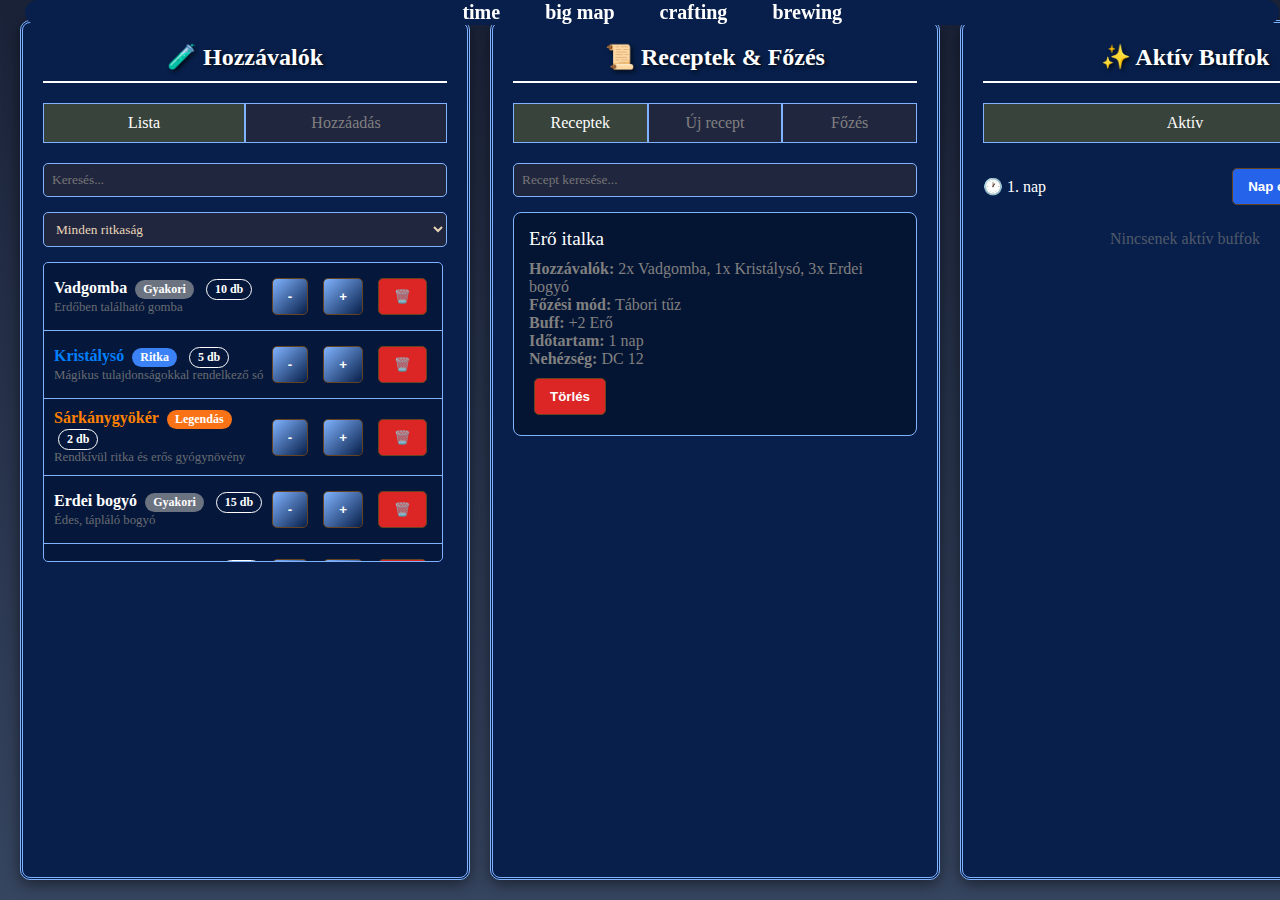
<file: cooking.html>
<!DOCTYPE html>
<html lang="hu">
<head>
    <meta charset="UTF-8">
    <meta name="viewport" content="width=device-width, initial-scale=1.0">
    <title>Fantasy Mágikus Főzésrendszer</title>
    <style>
        * {
            margin: 0;
            padding: 0;
            box-sizing: border-box;
        }
        
            nav{
            left:25px;
            text-align: center;
            position: fixed;
            top: 0;
            width: 98%;
            background-color:#071f4a;
            padding: 1px;
            border-radius: 14px;
            
            }

            nav ul {
            list-style: none;
            padding-left: 0;
            }
            nav ul li {
            margin: 0.5rem 0;
            display: inline;
            padding: 20px;
            font-weight: 900;
            font-size:20px;
            }

            nav ul li a {
            color: white;
            text-decoration: none;
            font-weight: bold;
            }
            nav ul li a:hover {
            text-decoration: underline;
            }





        #cook-recipe-select{
            background-color: #22273f;
        }

        body {
            font-family: 'Georgia', serif;
            background: linear-gradient(to bottom, #1a2238, #364560);
            color: gray;
            min-height: 100vh;
            padding: 20px;
        }

        .container {
            max-width: 1400px;
            margin: 0 auto;
            display: grid;
            grid-template-columns: 1fr 2fr 1fr;
            gap: 20px;
            min-height: calc(100vh - 40px);
        }

        .panel {
            width: 450px;
            background: #071f4a;
            border: 3px double #80b3ff;
            border-radius: 10px;
            padding: 20px;
            
            overflow-y: auto;
            box-shadow: 0 4px 15px rgba(0, 0, 0, 0.5);
        }

        .panel h2 {
            color: #fff;
            text-align: center;
            margin-bottom: 20px;
            text-shadow: 2px 2px 4px rgba(0, 0, 0, 0.7);
            border-bottom: 2px solid #fff;
            padding-bottom: 10px;
        }

        .form-group {
            margin-bottom: 15px;
        }

        label {
            display: block;
            margin-bottom: 5px;
            color: #fff;
            font-weight: bold;
        }

        input, select, textarea {
            width: 100%;
            padding: 8px;
            border: 1px solid #80b3ff;
            border-radius: 5px;
            background: rgba(139, 69, 19, 0.2);
            color: #e8d5b7;
            font-family: inherit;
        }

        input:focus, select:focus, textarea:focus {
            outline: none;
            border-color: #fff;
            box-shadow: 0 0 5px rgba(255, 215, 0, 0.5);
        }

        button {
            background: linear-gradient(135deg, #80b3ff 0%, #071f4a 100%);
            color: #fff;
            border: none;
            padding: 10px 15px;
            border-radius: 5px;
            cursor: pointer;
            font-weight: bold;
            margin: 5px;
            transition: all 0.3s ease;
            border: 1px solid #654321;
        }

        button:hover {
            background: linear-gradient(135deg, #071f4a 0%, #80b3ff 100%);
            transform: translateY(-2px);
            box-shadow: 0 4px 8px rgba(0, 0, 0, 0.3);
        }

        button:disabled {
            opacity: 0.5;
            cursor: not-allowed;
            transform: none;
        }

        .item-list {
            width: 400px;
            max-height: 300px;
            overflow-y: auto;
            border: 1px solid #80b3ff;
            border-radius: 5px;
            background: rgba(0, 0, 0, 0.2);
        }

        .item {
            padding: 10px;
            border-bottom: 1px solid #80b3ff;
            display: flex;
            justify-content: space-between;
            align-items: center;
        }

        .item:last-child {
            border-bottom: none;
        }

        .item:hover {
            background: rgba(139, 69, 19, 0.3);
        }

        .rarity-common { color: #ffffff; }
        .rarity-rare { color: #0080ff; }
        .rarity-legendary { color: #ff8000; }

        .recipe-card {
            background: rgba(0, 0, 0, 0.3);
            border: 1px solid #80b3ff;
            border-radius: 8px;
            padding: 15px;
            margin-bottom: 15px;
        }

        .recipe-title {
            color: #fff;
            font-size: 1.2em;
            margin-bottom: 10px;
        }

        .buff-card {
            background: rgba(0, 100, 0, 0.2);
            border: 1px solid #228b22;
            border-radius: 8px;
            padding: 15px;
            margin-bottom: 10px;
        }

        .buff-expired {
            background: rgba(100, 0, 0, 0.2);
            border-color: #8b2222;
        }

        .cooking-simulation {
            background: rgba(0, 0, 0, 0.4);
            border: 2px solid #fff;
            border-radius: 10px;
            padding: 20px;
            margin: 20px 0;
            text-align: center;
        }

        .dice-result {
            font-size: 2em;
            color: #fff;
            margin: 10px 0;
        }

        .success { color: #00ff00; }
        .failure { color: #ff0000; }
        .critical { color: #ff8000; text-shadow: 0 0 10px currentColor; }

        .search-box {
            margin-bottom: 15px;
        }

        .tabs {
            display: flex;
            margin-bottom: 20px;
        }

        .tab {
            flex: 1;
            padding: 10px;
            text-align: center;
            background: rgba(139, 69, 19, 0.2);
            border: 1px solid #80b3ff;
            cursor: pointer;
            transition: all 0.3s ease;
        }

        .tab.active {
            background: rgba(255, 215, 0, 0.2);
            color: #fff;
        }

        .tab-content {
            display: none;
        }

        .tab-content.active {
            display: block;

        }

        .badge {
            display: inline-block;
            padding: 2px 8px;
            border-radius: 12px;
            font-size: 0.75em;
            font-weight: bold;
            margin: 0 4px;
        }

        .badge-common { background: #6b7280; color: white; }
        .badge-rare { background: #3b82f6; color: white; }
        .badge-legendary { background: #f97316; color: white; }
        .badge-outline { border: 1px solid #fff; color: #fff; background: transparent; }

        .btn-destructive { background: #dc2626; }
        .btn-destructive:hover { background: #b91c1c; }

        .btn-green { background: #16a34a; }
        .btn-green:hover { background: #15803d; }

        .btn-blue { background: #2563eb; }
        .btn-blue:hover { background: #1d4ed8; }

        .btn-purple { background: #7c3aed; }
        .btn-purple:hover { background: #6d28d9; }

        .btn-orange { background: #ea580c; }
        .btn-orange:hover { background: #c2410c; }

        .quantity-controls {
            display: flex;
            align-items: center;
            gap: 5px;
        }

        .quantity-input {
            width: 60px;
            text-align: center;
        }

        @media (max-width: 1200px) {
            .container {
                grid-template-columns: 1fr;
                grid-template-rows: auto auto auto;
                height: auto;
            }
        }
    </style>
</head>
<body>

    <nav id="nav">
        <ul>
            <li><a href="clock.html">time</a>
            <li><a href="nagy térkép.html">big map</a>
            <li><a href="\carft\index.html">crafting</a>
            <li><a href="browing.html">brewing</a></li>
        </ul>
    </nav>


    <div class="container">
        <!-- Bal panel: Hozzávalók -->
        <div class="panel">
            <h2>🧪 Hozzávalók</h2>
            
            <div class="tabs">
                <div class="tab active" onclick="switchTab('ingredients', 'list')">Lista</div>
                <div class="tab" onclick="switchTab('ingredients', 'add')">Hozzáadás</div>
            </div>

            <div id="ingredients-list" class="tab-content active">
                <div class="search-box">
                    <input type="text" id="ingredient-search" placeholder="Keresés..." onkeyup="searchIngredients()">
                </div>
                <div class="form-group">
                    <select id="rarity-filter" onchange="filterIngredients()">
                        <option value="all">Minden ritkaság</option>
                        <option value="common">Gyakori</option>
                        <option value="rare">Ritka</option>
                        <option value="legendary">Legendás</option>
                    </select>
                </div>
                <div id="ingredients-container" class="item-list"></div>
            </div>

            <div id="ingredients-add" class="tab-content">
                <div class="form-group">
                    <label>Név:</label>
                    <input type="text" id="new-ingredient-name">
                </div>
                <div class="form-group">
                    <label>Ritkaság:</label>
                    <select id="new-ingredient-rarity">
                        <option value="common">Gyakori</option>
                        <option value="rare">Ritka</option>
                        <option value="legendary">Legendás</option>
                    </select>
                </div>
                <div class="form-group">
                    <label>Leírás:</label>
                    <textarea id="new-ingredient-description" rows="3"></textarea>
                </div>
                <div class="form-group">
                    <label>Mennyiség:</label>
                    <input type="number" id="new-ingredient-quantity" min="1" value="1">
                </div>
                <button onclick="addIngredient()" class="btn-green">Hozzávaló hozzáadása</button>
            </div>
        </div>

        <!-- Középső panel: Receptek -->
        <div class="panel">
            <h2>📜 Receptek & Főzés</h2>
            
            <div class="tabs">
                <div class="tab active" onclick="switchTab('recipes', 'list')">Receptek</div>
                <div class="tab" onclick="switchTab('recipes', 'add')">Új recept</div>
                <div class="tab" onclick="switchTab('recipes', 'cook')">Főzés</div>
            </div>

            <div id="recipes-list" class="tab-content active">
                <div class="search-box">
                    <input type="text" id="recipe-search" placeholder="Recept keresése..." onkeyup="searchRecipes()">
                </div>
                <div id="recipes-container"></div>
            </div>

            <div id="recipes-add" class="tab-content">
                <div class="form-group">
                    <label>Recept neve:</label>
                    <input type="text" id="new-recipe-name">
                </div>
                <div class="form-group">
                    <label>Hozzávalók (min. 3 darab összesen):</label>
                    <div id="selected-ingredients"></div>
                    <div id="available-ingredients"></div>
                </div>
                <div class="form-group">
                    <label>Főzési mód:</label>
                    <select id="new-recipe-method">
                        <option value="campfire">Tábori tűz</option>
                        <option value="wanderer">Vándorkonyha</option>
                        <option value="sanctuary">Szentélykonyha</option>
                    </select>
                </div>
                <div class="form-group">
                    <label>Buff hatás:</label>
                    <input type="text" id="new-recipe-buff" placeholder="pl. +2 Erő, +1 Ügyesség">
                </div>
                <div class="form-group">
                    <label>Hatástartam (napok):</label>
                    <input type="number" id="new-recipe-duration" min="1" max="3" value="1">
                </div>
                <div class="form-group">
                    <label>Nehézség (DC):</label>
                    <input type="number" id="new-recipe-difficulty" min="5" max="25" value="15">
                </div>
                <button onclick="addRecipe()" class="btn-green">Recept mentése</button>
            </div>

            <div id="recipes-cook" class="tab-content">
                <div class="form-group">
                    <label>Válassz receptet:</label>
                    <select id="cook-recipe-select">
                        <option value="">Válassz receptet...</option>
                    </select>
                </div>
                <div class="form-group">
                    <label>Játékos neve:</label>
                    <input type="text" id="cook-player-name" placeholder="Játékos neve">
                </div>
                <div class="form-group">
                    <label>Skill bónusz:</label>
                    <input type="number" id="cook-skill-bonus" value="0" min="-5" max="10">
                </div>
                <button onclick="startCooking()" class="btn-purple">🎲 Főzés megkezdése!</button>
                <div id="cooking-result" class="cooking-simulation" style="display: none;"></div>
            </div>
        </div>

        <!-- Jobb panel: Buff Tracker -->
        <div class="panel">
            <h2>✨ Aktív Buffok</h2>
            
            <div class="tabs">
                <div class="tab active" onclick="switchTab('buffs', 'active')">Aktív</div>
            </div>

            <div id="buffs-active" class="tab-content active">
                <div style="display: flex; justify-content: space-between; align-items: center; margin-bottom: 20px;">
                    <div style="color: #fff;">🕐 <span id="current-day">1. nap</span></div>
                    <button onclick="advanceDay()" class="btn-blue">Nap előrehaladása</button>
                </div>
                <div id="active-buffs-container"></div>
            </div>

            <div id="buffs-manage" class="tab-content">
                <div class="form-group">
                    <label>Játékos:</label>
                    <input type="text" id="manual-buff-player">
                </div>
                <div class="form-group">
                    <label>Buff neve:</label>
                    <input type="text" id="manual-buff-name">
                </div>
                <div class="form-group">
                    <label>Hatás:</label>
                    <input type="text" id="manual-buff-effect">
                </div>
                <div class="form-group">
                    <label>Hátralévő napok:</label>
                    <input type="number" id="manual-buff-duration" min="1" max="3" value="1">
                </div>
                <button onclick="addManualBuff()" class="btn-green">Buff hozzáadása</button>
                <button onclick="clearExpiredBuffs()" class="btn-orange">Lejárt buffok törlése</button>
                <button onclick="clearAllBuffs()" class="btn-destructive">Összes buff törlése</button>
            </div>
        </div>
    </div>

    <script>
        // Globális változók
        let ingredients = [];
        let recipes = [];
        let activeBuffs = [];
        let currentDay = 1;
        let selectedRecipeIngredients = [];

        // Alapértelmezett adatok
        const defaultIngredients = [
            { id: 1, name: "Vadgomba", rarity: "common", description: "Erdőben található gomba", quantity: 10 },
            { id: 2, name: "Kristálysó", rarity: "rare", description: "Mágikus tulajdonságokkal rendelkező só", quantity: 5 },
            { id: 3, name: "Sárkánygyökér", rarity: "legendary", description: "Rendkívül ritka és erős gyógynövény", quantity: 2 },
            { id: 4, name: "Erdei bogyó", rarity: "common", description: "Édes, tápláló bogyó", quantity: 15 },
            { id: 5, name: "Holdfény virág", rarity: "rare", description: "Csak teliholdkor szüretelhető", quantity: 3 },
            { id: 6, name: "Főnix toll", rarity: "legendary", description: "Újjászületés erejével bír", quantity: 1 }
        ];

        const defaultRecipes = [
            {
                id: 1,
                name: "Erő italka",
                ingredients: [
                    { ingredientId: 1, quantity: 2 },
                    { ingredientId: 2, quantity: 1 },
                    { ingredientId: 4, quantity: 3 }
                ],
                method: "campfire",
                buff: "+2 Erő",
                duration: 1,
                difficulty: 12
            }
        ];

        // Segédfüggvények a számok kezelésére
        function safeParseInt(value, defaultValue = 0) {
            const parsed = parseInt(value);
            return isNaN(parsed) ? defaultValue : parsed;
        }

        function ensureNumber(value, defaultValue = 1) {
            if (typeof value === 'number' && !isNaN(value)) {
                return value;
            }
            const parsed = parseInt(value);
            return isNaN(parsed) ? defaultValue : parsed;
        }

        // Inicializálás
        function init() {
            loadData();
            if (ingredients.length === 0) {
                ingredients = [...defaultIngredients];
                saveData();
            }
            if (recipes.length === 0) {
                recipes = [...defaultRecipes];
                saveData();
            }
            
            // Biztosítsuk, hogy minden hozzávaló quantity értéke szám
            ingredients = ingredients.map(ing => ({
                ...ing,
                quantity: ensureNumber(ing.quantity, 1)
            }));
            
            updateIngredientsList();
            updateRecipesList();
            updateActiveBuffs();
            updateRecipeSelects();
            updateCurrentDay();
            updateAvailableIngredients();
        }

        // Adatok mentése és betöltése
        function saveData() {
            localStorage.setItem('fantasyKitchen', JSON.stringify({
                ingredients,
                recipes,
                activeBuffs,
                currentDay
            }));
        }

        function loadData() {
            const data = localStorage.getItem('fantasyKitchen');
            if (data) {
                const parsed = JSON.parse(data);
                ingredients = parsed.ingredients || [];
                recipes = parsed.recipes || [];
                activeBuffs = parsed.activeBuffs || [];
                currentDay = ensureNumber(parsed.currentDay, 1);
            }
        }

        // Tab kezelés
        function switchTab(section, tab) {
            // Tab gombok frissítése
            const sectionElement = document.querySelector(`#${section}-list`).closest('.panel');
            const tabs = sectionElement.querySelectorAll('.tab');
            tabs.forEach(t => t.classList.remove('active'));
            event.target.classList.add('active');

            // Tab tartalom frissítése
            const contents = sectionElement.querySelectorAll('.tab-content');
            contents.forEach(c => c.classList.remove('active'));
            
            const activeContent = document.getElementById(`${section}-${tab}`);
            if (activeContent) {
                activeContent.classList.add('active');
            }
        }

        // Hozzávalók kezelése
        function addIngredient() {
            const name = document.getElementById('new-ingredient-name').value.trim();
            const rarity = document.getElementById('new-ingredient-rarity').value;
            const description = document.getElementById('new-ingredient-description').value.trim();
            const quantityInput = document.getElementById('new-ingredient-quantity').value;
            const quantity = ensureNumber(quantityInput, 1);

            if (!name) {
                alert('Kérlek add meg a hozzávaló nevét!');
                return;
            }

            const newIngredient = {
                id: Date.now(),
                name,
                rarity,
                description,
                quantity
            };

            ingredients.push(newIngredient);
            saveData();
            updateIngredientsList();
            updateRecipeSelects();
            updateAvailableIngredients();

            // Form törlése
            document.getElementById('new-ingredient-name').value = '';
            document.getElementById('new-ingredient-description').value = '';
            document.getElementById('new-ingredient-quantity').value = '1';
        }

        function deleteIngredient(id) {
            if (confirm('Biztosan törölni szeretnéd ezt a hozzávalót?')) {
                ingredients = ingredients.filter(ing => ing.id !== id);
                saveData();
                updateIngredientsList();
                updateRecipeSelects();
                updateAvailableIngredients();
            }
        }

        function updateIngredientQuantity(id, change) {
            ingredients = ingredients.map(ing => {
                if (ing.id === id) {
                    const currentQuantity = ensureNumber(ing.quantity, 0);
                    const newQuantity = Math.max(0, currentQuantity + change);
                    return { ...ing, quantity: newQuantity };
                }
                return ing;
            });
            saveData();
            updateIngredientsList();
        }

        function updateIngredientsList() {
            const container = document.getElementById('ingredients-container');
            const searchTerm = document.getElementById('ingredient-search').value.toLowerCase();
            const rarityFilter = document.getElementById('rarity-filter').value;

            let filteredIngredients = ingredients.filter(ing => {
                const matchesSearch = ing.name.toLowerCase().includes(searchTerm);
                const matchesRarity = rarityFilter === 'all' || ing.rarity === rarityFilter;
                return matchesSearch && matchesRarity;
            });

            container.innerHTML = filteredIngredients.map(ing => {
                const quantity = ensureNumber(ing.quantity, 0);
                const rarityText = ing.rarity === 'common' ? 'Gyakori' : ing.rarity === 'rare' ? 'Ritka' : 'Legendás';
                
                return `
                    <div class="item">
                        <div>
                            <strong class="rarity-${ing.rarity}">${ing.name}</strong>
                            <span class="badge badge-${ing.rarity}">${rarityText}</span>
                            <span class="badge badge-outline">${quantity} db</span>
                            <div style="font-size: 0.8em; opacity: 0.8;">${ing.description}</div>
                        </div>
                        <div class="quantity-controls">
                            <button onclick="updateIngredientQuantity(${ing.id}, -1)" ${quantity <= 0 ? 'disabled' : ''}>-</button>
                            <button onclick="updateIngredientQuantity(${ing.id}, 1)">+</button>
                            <button onclick="deleteIngredient(${ing.id})" class="btn-destructive">🗑️</button>
                        </div>
                    </div>
                `;
            }).join('');
        }

        function searchIngredients() {
            updateIngredientsList();
        }

        function filterIngredients() {
            updateIngredientsList();
        }

        // Recept hozzávalók kezelése
        function updateAvailableIngredients() {
            const container = document.getElementById('available-ingredients');
            if (!container) return;

            container.innerHTML = `
                <h4 style="color: #fff; margin: 10px 0;">Elérhető hozzávalók:</h4>
                ${ingredients.map(ingredient => {
                    const isInRecipe = selectedRecipeIngredients.some(ri => ri.ingredientId === ingredient.id);
                    const quantity = ensureNumber(ingredient.quantity, 0);
                    
                    return `
                        <div style="display: flex; justify-content: space-between; align-items: center; padding: 8px; background: rgba(139, 69, 19, 0.2); margin: 5px 0; border-radius: 5px;">
                            <div>
                                <span style="color: #e8d5b7;">${ingredient.name}</span>
                                <span class="badge badge-outline">${quantity} db készleten</span>
                            </div>
                            <button onclick="addIngredientToRecipe(${ingredient.id})" ${selectedRecipeIngredients.length >= 5 && !isInRecipe ? 'disabled' : ''}>
                                ${isInRecipe ? '+' : 'Hozzáad'}
                            </button>
                        </div>
                    `;
                }).join('')}
            `;

            updateSelectedIngredients();
        }

        function updateSelectedIngredients() {
            const container = document.getElementById('selected-ingredients');
            if (!container) return;

            if (selectedRecipeIngredients.length === 0) {
                container.innerHTML = '';
                return;
            }

            container.innerHTML = `
                <h4 style="color: #fff; margin: 10px 0;">Kiválasztott hozzávalók:</h4>
                ${selectedRecipeIngredients.map(ri => {
                    const ingredient = ingredients.find(ing => ing.id === ri.ingredientId);
                    const quantity = ensureNumber(ri.quantity, 1);
                    
                    return `
                        <div style="display: flex; justify-content: space-between; align-items: center; padding: 8px; background: rgba(139, 69, 19, 0.3); margin: 5px 0; border-radius: 5px;">
                            <span style="color: #e8d5b7;">${ingredient?.name || 'Ismeretlen'} - ${quantity} db</span>
                            <div class="quantity-controls">
                                <input type="number" min="1" value="${quantity}" class="quantity-input" 
                                       onchange="updateRecipeIngredientQuantity(${ri.ingredientId}, this.value)">
                                <button onclick="removeIngredientFromRecipe(${ri.ingredientId})" class="btn-destructive">🗑️</button>
                            </div>
                        </div>
                    `;
                }).join('')}
            `;
        }

        function addIngredientToRecipe(ingredientId) {
            if (selectedRecipeIngredients.length >= 5) {
                alert('Maximum 5 hozzávaló adható hozzá!');
                return;
            }

            const existingIngredient = selectedRecipeIngredients.find(ri => ri.ingredientId === ingredientId);
            if (existingIngredient) {
                existingIngredient.quantity = ensureNumber(existingIngredient.quantity, 0) + 1;
            } else {
                selectedRecipeIngredients.push({ ingredientId, quantity: 1 });
            }

            updateAvailableIngredients();
        }

        function removeIngredientFromRecipe(ingredientId) {
            selectedRecipeIngredients = selectedRecipeIngredients.filter(ri => ri.ingredientId !== ingredientId);
            updateAvailableIngredients();
        }

        function updateRecipeIngredientQuantity(ingredientId, inputValue) {
            const quantity = ensureNumber(inputValue, 1);
            
            if (quantity <= 0) {
                removeIngredientFromRecipe(ingredientId);
                return;
            }

            const ingredient = selectedRecipeIngredients.find(ri => ri.ingredientId === ingredientId);
            if (ingredient) {
                ingredient.quantity = quantity;
            }

            updateSelectedIngredients();
        }

        // Receptek kezelése
        function addRecipe() {
            const name = document.getElementById('new-recipe-name').value.trim();
            const method = document.getElementById('new-recipe-method').value;
            const buff = document.getElementById('new-recipe-buff').value.trim();
            const duration = ensureNumber(document.getElementById('new-recipe-duration').value, 1);
            const difficulty = ensureNumber(document.getElementById('new-recipe-difficulty').value, 15);

            if (!name || !buff) {
                alert('Kérlek töltsd ki a kötelező mezőket!');
                return;
            }

            const totalIngredientCount = selectedRecipeIngredients.reduce((sum, ingredient) => {
                return sum + ensureNumber(ingredient.quantity, 0);
            }, 0);

            if (totalIngredientCount < 3) {
                alert('Minimum 3 darab hozzávaló szükséges összesen!');
                return;
            }

            const newRecipe = {
                id: Date.now(),
                name,
                ingredients: selectedRecipeIngredients.map(ri => ({
                    ingredientId: ri.ingredientId,
                    quantity: ensureNumber(ri.quantity, 1)
                })),
                method,
                buff,
                duration,
                difficulty
            };

            recipes.push(newRecipe);
            saveData();
            updateRecipesList();
            updateRecipeSelects();

            // Form törlése
            document.getElementById('new-recipe-name').value = '';
            document.getElementById('new-recipe-buff').value = '';
            selectedRecipeIngredients = [];
            updateAvailableIngredients();
        }

        function deleteRecipe(id) {
            if (confirm('Biztosan törölni szeretnéd ezt a receptet?')) {
                recipes = recipes.filter(recipe => recipe.id !== id);
                saveData();
                updateRecipesList();
                updateRecipeSelects();
            }
        }

        function updateRecipesList() {
            const container = document.getElementById('recipes-container');
            const searchTerm = document.getElementById('recipe-search').value.toLowerCase();

            let filteredRecipes = recipes.filter(recipe => 
                recipe.name.toLowerCase().includes(searchTerm)
            );

            container.innerHTML = filteredRecipes.map(recipe => {
                const ingredientNames = recipe.ingredients
                    .map(ri => {
                        const ingredient = ingredients.find(ing => ing.id === ri.ingredientId);
                        const quantity = ensureNumber(ri.quantity, 1);
                        return ingredient ? `${quantity}x ${ingredient.name}` : `${quantity}x Ismeretlen`;
                    })
                    .join(', ');

                const methodNames = {
                    campfire: 'Tábori tűz',
                    wanderer: 'Vándorkonyha',
                    sanctuary: 'Szentélykonyha'
                };

                return `
                    <div class="recipe-card">
                        <div class="recipe-title">${recipe.name}</div>
                        <div><strong>Hozzávalók:</strong> ${ingredientNames}</div>
                        <div><strong>Főzési mód:</strong> ${methodNames[recipe.method]}</div>
                        <div><strong>Buff:</strong> ${recipe.buff}</div>
                        <div><strong>Időtartam:</strong> ${recipe.duration} nap</div>
                        <div><strong>Nehézség:</strong> DC ${recipe.difficulty}</div>
                        <button onclick="deleteRecipe(${recipe.id})" class="btn-destructive" style="margin-top: 10px;">Törlés</button>
                    </div>
                `;
            }).join('');
        }

        function searchRecipes() {
            updateRecipesList();
        }

        function updateRecipeSelects() {
            const cookSelect = document.getElementById('cook-recipe-select');
            if (cookSelect) {
                const currentValue = cookSelect.value;
                cookSelect.innerHTML = '<option value="">Válassz receptet...</option>';
                recipes.forEach(recipe => {
                    cookSelect.innerHTML += `<option value="${recipe.id}" ${currentValue == recipe.id ? 'selected' : ''}>${recipe.name}</option>`;
                });
            }
        }

        // Főzés szimuláció
        function startCooking() {
            const recipeId = safeParseInt(document.getElementById('cook-recipe-select').value);
            const playerName = document.getElementById('cook-player-name').value.trim();
            const skillBonus = safeParseInt(document.getElementById('cook-skill-bonus').value, 0);

            if (!recipeId || !playerName) {
                alert('Kérlek válassz receptet és add meg a játékos nevét!');
                return;
            }

            const recipe = recipes.find(r => r.id === recipeId);
            if (!recipe) {
                alert('Recept nem található!');
                return;
            }

            // Ellenőrizd, hogy van-e elég hozzávaló
            const hasEnoughIngredients = recipe.ingredients.every(recipeIngredient => {
                const ingredient = ingredients.find(ing => ing.id === recipeIngredient.ingredientId);
                const ingredientQuantity = ensureNumber(ingredient?.quantity, 0);
                const requiredQuantity = ensureNumber(recipeIngredient.quantity, 1);
                return ingredientQuantity >= requiredQuantity;
            });

            if (!hasEnoughIngredients) {
                alert('Nincs elég hozzávaló a recepthez!');
                return;
            }

            // Dobás (d20 + skill bónusz)
            const roll = Math.floor(Math.random() * 20) + 1;
            const total = roll + skillBonus;
            const dc = recipe.difficulty;

            const resultContainer = document.getElementById('cooking-result');
            resultContainer.style.display = 'block';

            let resultClass = '';
            let resultText = '';
            let success = false;
            let buffDuration = recipe.duration;

            if (roll === 20) {
                // Kritikus siker
                resultClass = 'critical success';
                resultText = 'KRITIKUS SIKER!';
                success = true;
                buffDuration *= 2;
                addBuff(playerName, recipe.name, recipe.buff, buffDuration);
            } else if (roll === 1) {
                // Kritikus kudarc
                resultClass = 'critical failure';
                resultText = 'KRITIKUS KUDARC!';
                const negativeEffects = [
                    'Mérgezés - 1 nap',
                    'Gyengeség - 1 nap',
                    'Hányinger - 1 nap'
                ];
                const randomEffect = negativeEffects[Math.floor(Math.random() * negativeEffects.length)];
                addBuff(playerName, 'Félresikerült főzés', randomEffect, 1);
            } else if (total >= dc) {
                // Normál siker
                resultClass = 'success';
                resultText = 'SIKER!';
                success = true;
                addBuff(playerName, recipe.name, recipe.buff, buffDuration);
            } else {
                // Kudarc
                resultClass = 'failure';
                resultText = 'KUDARC!';
            }

            // Sikeres főzés esetén csökkentsd a hozzávalók mennyiségét
            if (success && resultClass !== 'critical failure') {
                ingredients = ingredients.map(ingredient => {
                    const recipeIngredient = recipe.ingredients.find(ri => ri.ingredientId === ingredient.id);
                    if (recipeIngredient) {
                        const currentQuantity = ensureNumber(ingredient.quantity, 0);
                        const usedQuantity = ensureNumber(recipeIngredient.quantity, 0);
                        return { ...ingredient, quantity: Math.max(0, currentQuantity - usedQuantity) };
                    }
                    return ingredient;
                });
                saveData();
                updateIngredientsList();
            }

            resultContainer.innerHTML = `
                <h3>Főzés eredménye</h3>
                <div class="dice-result ${resultClass}">🎲 ${roll} + ${skillBonus} = ${total}</div>
                <div class="dice-result ${resultClass}">${resultText}</div>
                <div>Cél nehézség: ${dc}</div>
                ${success ? `<div style="color: #00ff00;">Buff aktiválva: ${recipe.buff}</div>` : ''}
            `;

            updateActiveBuffs();
            saveData();
        }

        // Buff kezelés
        function addBuff(playerName, buffName, effect, duration) {
            const newBuff = {
                id: Date.now(),
                player: playerName,
                name: buffName,
                effect: effect,
                duration: ensureNumber(duration, 1),
                startDay: currentDay
            };

            activeBuffs.push(newBuff);
            saveData();
        }

        function addManualBuff() {
            const player = document.getElementById('manual-buff-player').value.trim();
            const name = document.getElementById('manual-buff-name').value.trim();
            const effect = document.getElementById('manual-buff-effect').value.trim();
            const duration = ensureNumber(document.getElementById('manual-buff-duration').value, 1);

            if (!player || !name || !effect) {
                alert('Kérlek töltsd ki az összes mezőt!');
                return;
            }

            addBuff(player, name, effect, duration);
            updateActiveBuffs();

            // Form törlése
            document.getElementById('manual-buff-player').value = '';
            document.getElementById('manual-buff-name').value = '';
            document.getElementById('manual-buff-effect').value = '';
            document.getElementById('manual-buff-duration').value = '1';
        }

        function removeBuff(id) {
            activeBuffs = activeBuffs.filter(buff => buff.id !== id);
            saveData();
            updateActiveBuffs();
        }

        function advanceDay() {
            currentDay++;
            
            // Buff időtartamok csökkentése
            activeBuffs.forEach(buff => {
                buff.duration = ensureNumber(buff.duration, 1) - 1;
            });

            // Lejárt buffok automatikus törlése
            activeBuffs = activeBuffs.filter(buff => ensureNumber(buff.duration, 0) > 0);

            saveData();
            updateActiveBuffs();
            updateCurrentDay();
        }

        function clearExpiredBuffs() {
            activeBuffs = activeBuffs.filter(buff => ensureNumber(buff.duration, 0) > 0);
            saveData();
            updateActiveBuffs();
        }

        function clearAllBuffs() {
            if (confirm('Biztosan törölni szeretnéd az összes buffot?')) {
                activeBuffs = [];
                saveData();
                updateActiveBuffs();
            }
        }

        function updateActiveBuffs() {
            const container = document.getElementById('active-buffs-container');
            
            if (activeBuffs.length === 0) {
                container.innerHTML = '<div style="text-align: center; opacity: 0.6;">Nincsenek aktív buffok</div>';
                return;
            }

            // Játékosok szerint csoportosítás
            const playerBuffs = {};
            activeBuffs.forEach(buff => {
                if (!playerBuffs[buff.player]) {
                    playerBuffs[buff.player] = [];
                }
                playerBuffs[buff.player].push(buff);
            });

            container.innerHTML = Object.entries(playerBuffs).map(([player, buffs]) => `
                <div style="margin-bottom: 20px;">
                    <h4 style="color: #fff; border-bottom: 1px solid #80b3ff; padding-bottom: 5px;">👥 ${player}</h4>
                    ${buffs.map(buff => {
                        const duration = ensureNumber(buff.duration, 0);
                        return `
                            <div class="buff-card ${duration <= 0 ? 'buff-expired' : ''}">
                                <div style="display: flex; justify-content: space-between; align-items: center;">
                                    <div>
                                        <strong>${buff.name}</strong><br>
                                        <span style="font-size: 0.9em;">${buff.effect}</span><br>
                                        <span style="font-size: 0.8em; opacity: 0.8;">
                                            ${duration > 0 ? `${duration} nap hátra` : 'LEJÁRT'}
                                        </span>
                                    </div>
                                    <button onclick="removeBuff(${buff.id})" class="btn-destructive">×</button>
                                </div>
                            </div>
                        `;
                    }).join('')}
                </div>
            `).join('');
        }

        function updateCurrentDay() {
            document.getElementById('current-day').textContent = `${currentDay}. nap`;
        }

        // Inicializálás az oldal betöltésekor
        window.onload = init;
    </script>
</body>
</html>
</file>
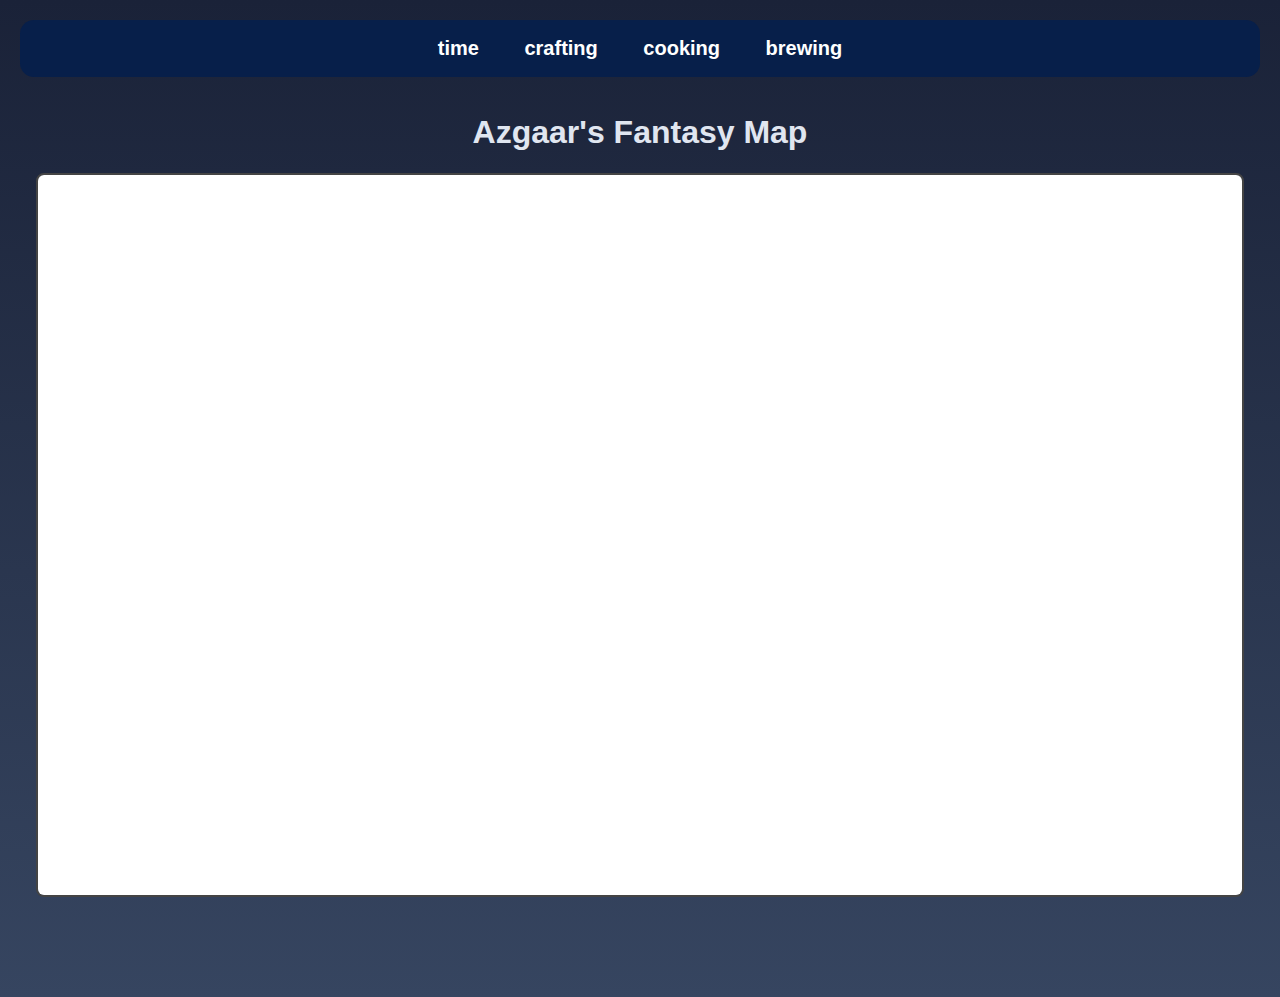
<file: nagy térkép.html>
<!DOCTYPE html>
<html lang="hu">
<head>
  <meta charset="UTF-8" />
  <meta name="viewport" content="width=device-width, initial-scale=1" />
  <title>Fantasy térkép oldal</title>
  <link rel="stylesheet" href="style-map.css">
</head>
<body>
  <nav id="nav">
    <ul>
      <li><a href="clock.html">time</a>
      <li><a href="carft/index.html">crafting</a>
      <li><a href="cooking.html">cooking</a>
      <li><a href="browing.html">brewing</a>
    </ul>


  </nav>


  <div id="container">

    <main id="mainContent">
      <h1>Azgaar's Fantasy Map</h1>
      <div id="mapContainer">
        <!-- Ide illeszd be az Azgaar térképet (SVG vagy kép) -->
        <iframe src="https://azgaar.github.io/Fantasy-Map-Generator/?maplink=https://dl.dropboxusercontent.com/scl/fi/em9g3mulepmc5pqirgpkg/Lombland-2025-06-17-17-45.map?rlkey=2az9vkk8nzzqlil36d5qtcpd3&dl=0" width="1700" height="700" frameborder="0"></iframe>
        <!-- Ha van saját SVG-d, itt cseréld ki! -->
      </div>
    </main>
  </div>

  <script>
    const toggleBtn = document.getElementById("toggleSidebar");
    const sidebar = document.getElementById("sidebar");
    const loginForm = document.getElementById("loginForm");
    const loginErrorDiv = document.getElementById("loginError");
    const loginArea = document.getElementById("loginArea");
    const userInfo = document.getElementById("userInfo");
    const userNameDisplay = document.getElementById("userNameDisplay");
    const userRoleDisplay = document.getElementById("userRoleDisplay");
    const logoutBtn = document.getElementById("logoutBtn");

    let isSidebarOpen = true;
    let currentUser = null;

    // Egyszerű teszt felhasználók adatbázisa
    const usersDB = {
      admin: { password: "admin123", role: "admin" },
      player: { password: "player123", role: "player" },
      guest: { password: "guest", role: "vendég" }
    };

    toggleBtn.addEventListener("click", () => {
      isSidebarOpen = !isSidebarOpen;
      if (isSidebarOpen) {
        sidebar.classList.remove("collapsed");
        toggleBtn.textContent = "←";
        toggleBtn.title = "Oldalsáv becsukása";
      } else {
        sidebar.classList.add("collapsed");
        toggleBtn.textContent = "→";
        toggleBtn.title = "Oldalsáv kinyitása";
      }
    });

    loginForm.addEventListener("submit", (e) => {
      e.preventDefault();
      const username = document.getElementById("username").value.trim();
      const password = document.getElementById("password").value;

      if(usersDB[username] && usersDB[username].password === password) {
        currentUser = { username: username, role: usersDB[username].role };
        updateUIOnLogin();
      } else {
        loginErrorDiv.textContent = "Hibás felhasználónév vagy jelszó.";
      }
    });

    logoutBtn.addEventListener("click", () => {
      currentUser = null;
      updateUIOnLogout();
    });

    function updateUIOnLogin() {
      loginErrorDiv.textContent = "";
      loginForm.style.display = "none";
      userInfo.style.display = "block";
      userNameDisplay.textContent = `Bejelentkezve: ${currentUser.username}`;
      userRoleDisplay.textContent = `Szerepkör: ${currentUser.role}`;
      // Töröljük a mezőket:
      loginForm.username.value = "";
      loginForm.password.value = "";
    }

    function updateUIOnLogout() {
      loginForm.style.display = "block";
      userInfo.style.display = "none";
      loginErrorDiv.textContent = "";
    }
  </script>
</body>
</html>
</file>
<file: style-clock.css>
body {
    background: linear-gradient(to bottom, #1a2238, #364560);
    color: #e0e6f0;
    font-family: 'Segoe UI', Tahoma, Geneva, Verdana, sans-serif;
    text-align: center;
    margin: 20px;
    margin-top: 70px;
    user-select: none;
  }

    .dmprof{
        margin:auto 15px;

        float:right;

    }

     nav{
        position: fixed;
        top: 0;
        width: 98%;
        background-color:#071f4a;
        padding: 1px;
        border-radius: 14px;
    }

    nav ul {
      list-style: none;
      padding-left: 0;
    }
    nav ul li {
      margin: 0.5rem 0;
      display: inline;
      padding: 20px;
      font-weight: 900;
      font-size:20px;
    }
    nav ul li a {
      color: white;
      text-decoration: none;
      font-weight: bold;
    }
    nav ul li a:hover {
      text-decoration: underline;
    }


  #worldTime {
    font-size: 3.5em;
    font-weight: 700;
    color: #f0f5ff;
    text-shadow: 0 0 8px rgba(255, 255, 255, 0.7);
    margin-bottom: 0.1em;
  }

  #dayCycleCanvas {
    background: #202a44;
    border-radius: 50%;
    box-shadow: 0 0 15px #1e90ff55 inset;
    margin: 15px auto 10px;
    display: block;
  }

  #weatherDisplay {
    margin-top: 10px;
    font-size: 1.4em;
    color: #a9c0ff;
    text-shadow: 0 0 3px #5078e2;
  }

  /* DM menü stílusai */
  #dmPanel {
    display: none;
    background: #2b3350;
    border-radius: 12px;
    padding: 20px;
    max-width: 360px;
    margin: 20px auto;

    box-shadow: 0 0 20px #0a1a38aa;
  }
  #dmPanel h3 {
    margin-top: 0;
    color: #c8d0ff;
  }
  label {
    display: block;
    margin: 10px 0 5px;
    font-weight: 600;
    color: #d0d8f7;
  }
  input[type="datetime-local"],
  input[type="number"],
  select {
    width: 100%;
    padding: 7px;
    border-radius: 6px;
    border: none;
    font-size: 1em;
    box-sizing: border-box;
  }
  button {
    margin-top: 12px;
    padding: 10px 20px;
    border-radius: 8px;
    border: none;
    background-color: #5078e2;
    color: white;
    font-weight: 700;
    cursor: pointer;
    transition: background-color 0.3s ease;
  }
  button:hover {
    background-color: #3659b0;
  }
  #dmFeedback {
    margin-top: 10px;
    font-size: 0.9em;
    color: #a9b7ff;
    min-height: 20px;
  }

  #dmLoginSection {
    display:none;
    max-width: 320px;
    margin: 20px auto;
    background: #2b3350;
    padding: 20px;
    border-radius: 12px;
    box-shadow: 0 0 20px #0a1a38aa;
  }

  #dmLoginSection input[type="password"] {
    width: 100%;
    padding: 8px;
    border-radius: 8px;
    border: none;
    font-size: 1em;
    box-sizing: border-box;
  }
  #dmLoginSection button {
    width: 100%;
  }
  #dmLoginError {
    margin-top: 10px;
    color: #ff7878;
    min-height: 20px;
  }

  /* Színpaletta napszakokhoz */
  :root {
    --color-dawn: #ffcf9f;
    --color-morning: #ffeab3;
    --color-noon: #a6d8ff;
    --color-afternoon: #fff3b0;
    --color-evening: #f5c9b4;
    --color-night: #2d3a63;
    --color-midnight: #0d1839;

    /* Időjárás színek */
    --weather-clear: #ffd75f;
    --weather-cloudy: #aeb9c7;
    --weather-rain: #4a90e2;
    --weather-storm: #324d78;
    --weather-snow: #d3e1f5;
  }

  #sidebar{
    float: left;
    background-color:#2b3350;
    min-height: 890px;

    width: 245px;
  }

  .to-do{
    background-color:#071f4a;
    border: 3px double #4a90e2;
    border-radius: 15px;
    width: 400px;
    height: 500px;
    position: fixed;
    left: 15px;
    top: 130px;
  }

  .to-do input[type="text"] {
    width: 60%;
    padding: 8px;
    border-radius: 8px;
    border: none;
    font-size: 1em;
    box-sizing: border-box;
  }
</file>
<file: style-map.css>
body{
        background: linear-gradient(to bottom, #1a2238, #364560);
        color: #e0e6f0;
        font-family: 'Segoe UI', Tahoma, Geneva, Verdana, sans-serif;
        text-align: center;
        margin: 20px;
        user-select: none;position
    }
    #container {
      display: flex;
      height: 100vh;
      background-color:transparent;
    }

    nav{
        background-color:#071f4a;
        padding: 1px;
        border-radius: 14px;
    }

    nav ul {
      list-style: none;
      padding-left: 0;
    }
    nav ul li {
      margin: 0.5rem 0;
      display: inline;
      padding: 20px;
      font-weight: 900;
      font-size:20px;
    }
    nav ul li a {
      color: white;
      text-decoration: none;
      font-weight: bold;
    }
    nav ul li a:hover {
      text-decoration: underline;
    }



    form input {
      width: 100%;
      padding: 0.3rem;
      margin-bottom: 0.5rem;
      border-radius: 4px;
      border: none;
    }
    form button {
      width: 100%;
      padding: 0.5rem;
      background-color: #4CAF50;
      border: none;
      color: white;
      cursor: pointer;
      font-weight: bold;
      border-radius: 4px;
    }
    form button:hover {
      background-color: #45a049;
    }
    #loginError {
      color: #ff6666;
      font-size: 0.9rem;
      margin-top: -0.3rem;
      margin-bottom: 0.5rem;
    }
    #userInfo {
      margin-top: auto;
    }
    #userInfo p {
      margin: 0.2rem 0;
    }
    #logoutBtn {
      width: 100%;
      padding: 0.5rem;
      background-color: #f44336;
      border: none;
      color: white;
      cursor: pointer;
      font-weight: bold;
      border-radius: 4px;
    }
    #logoutBtn:hover {
      background-color: #d32f2f;
    }
    #mainContent {
      flex-grow: 1;
      background-color: transparent;
      padding: 1rem;
      overflow: auto;
    }
    #mapContainer {
      border: 2px solid #444;
      border-radius: 8px;
      max-height: 80vh;
      overflow: auto;
      background: #fff;
      padding: 0.5rem;
    }
    #mapContainer img {
      width: 100%;
      height: auto;
      display: block;
    }
</file>
